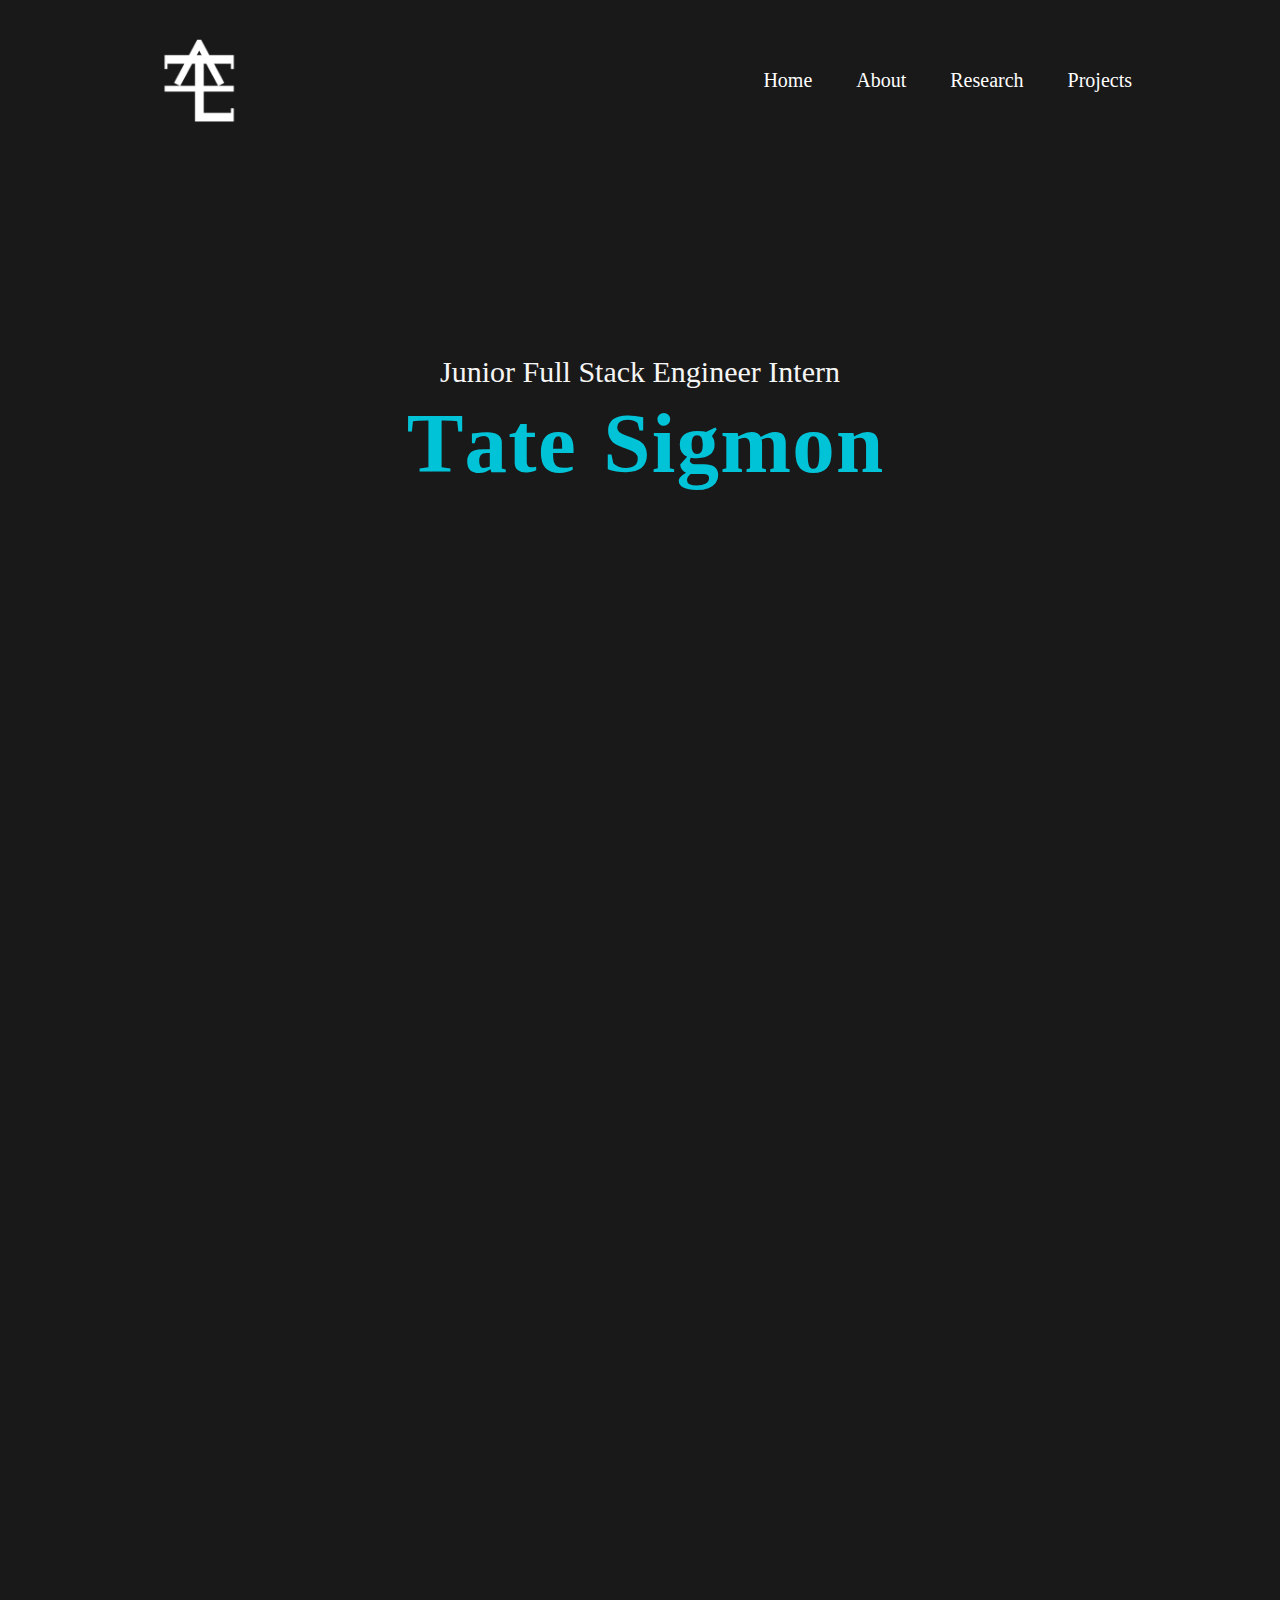
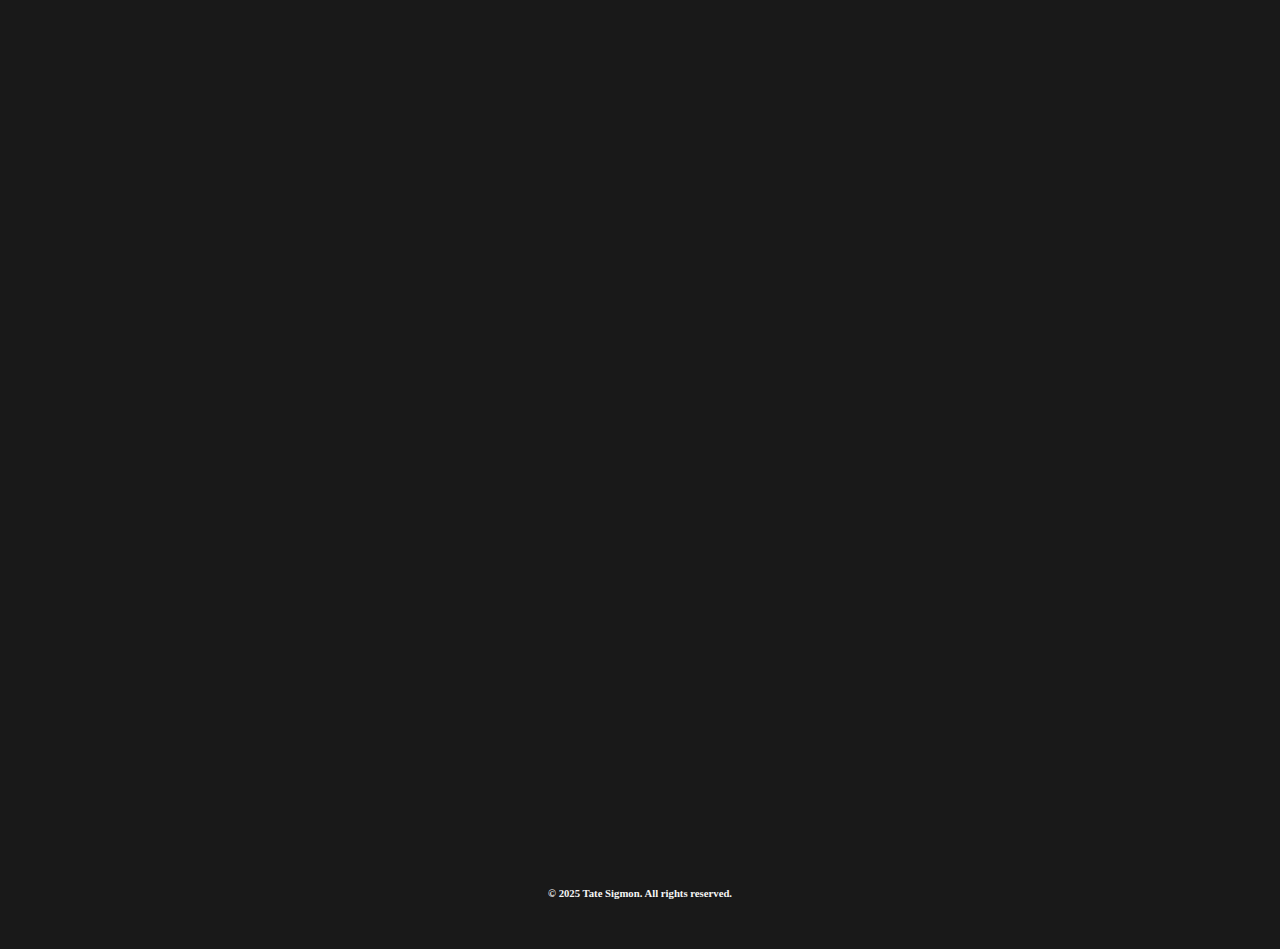
<file: index.html>
<!DOCTYPE html>

<html lang="en">
    <head>
        <link rel="stylesheet" href="stylesheet.css">
        <title>My Portfolio</title>
        
    </head>
    <body>
        <header id="header">
            <div id="container">
                <nav>
                    <img src="Images/portfoliodraftlogo.png" class="logo">
                    <ul class="menu">
                        <li><a href="#header">Home</a></li>
                        <li><a href="#about">About</a></li>
                        <li><a href="#services">Research</a></li>
                        <li><a href="#portfolio">Projects</a></li>
                    </ul>
                </nav>
                <div class="header-row">
                    <div class="header-col-1">
                        <p>Junior Full Stack Engineer Intern</p>
                        <h1>
                          <span class="letter">T</span>
                          <span class="letter">a</span>
                          <span class="letter">t</span>
                          <span class="letter">e</span>
                          <span class="space"> </span>
                          <span class="letter">S</span>
                          <span class="letter">i</span>
                          <span class="letter">g</span>
                          <span class="letter">m</span>
                          <span class="letter">o</span>
                          <span class="letter">n</span>
                        </h1>
                    </div>
                </div>

            </div>
        </header>

<!---------about----------->
        <section class="hidden">
        <div id="about">
            <div class="container">
                <div class="about-row">
                    <div class="about-col-1">
                        <div class="image-circle-wrapper">
                            <img src="Images/IMG_7740 2.JPG" class="about-col-1-image">
                        </div>
                    </div>
                    <div class="about-col-2">
                        <h1 class="sub-title">About Me</h1>
                        <p class="about-me-paragraph">My name is Tate Sigmon.
                            I had the opportunity to intern as a Junior Full Stack Engineer
                            at Power of Patients this summer.  This is a portfolio of my work.
                        </p>

                        <div class="tab-titles">
                            <p class="tab-links active-links" onclick="opentab('Education')">Education</p>
                            <p class="tab-links" onclick="opentab('Experience')">Experience</p>
                            <p class="tab-links" onclick="opentab('Skills')">Skills</p>
                        </div>
                        <div class="tab-contents active-tab" id="Education">
                            <ul>
                                <li><span>Anderson University</span><br>Bachelor of Science in Coding</li>
                                <li><span>Anderson University</span><br>Concentration in App Developement</li>
                                <li><span>Anderson University</span><br>Bachelor of Arts in Christian Studies</li>
                            </ul>
                        </div>
                        <div class="tab-contents" id="Experience">
                            <ul>
                                <li><span>Junior Full Stack Engineer Intern</span><br>
                                    <ul>
                                        <li>Supporting full stack
                                            development using JavaScript,
                                            React, Node.js, Express, and PostgreSQL, contributing to feature builds and
                                            performance improvements.</li>
                                        <li>Assisting with deployment and DevOps tasks in Azure MS Cloud and
                                            GitHub, while collaborating in an agile team
                                            on debugging, QA testing, and version control.</li>
                                    </ul>
                                </li>
                            </ul>
                        </div>
                        <div class="tab-contents" id="Skills">
                            <ul>
                                <li><span>Technical</span><br>Web Development, Mobile Development, UX/UI</li>
                                <li><span>Languages</span><br>JavaScript, HTML, CSS, Java, Swift, SQL, C</li>
                                <li><span>Programs</span><br>GitHub, React.js, Node.js, PostgreSQL, MS Azure, Figma</li>
                            </ul>
                        </div>
                    </div>

                </div>
            </div>
        </div>
        </section>
<!---------------------------------services---------------------------------------->
        <section class="hidden">
        <div id="services">
            <div class="container">
                <h1 class="sub-title">My Research</h1>
                    <div class="services-list">
                        <div>
                            <h2>Data Flow</h2>
                            <p>Reviewing and Updating Connections between User Types</p>
                            <a href="Subpages/Research.html#data-flow">Learn More</a>
                        </div>
                        <div>
                            <h2>Medical AI</h2>
                            <p>Researching Google's Newest Medical AI and Chatbot:
                                MedPalm2</p>
                            <a href="Subpages/Research.html#med-palm">Learn More</a>
                        </div>
                        <div>
                            <h2>Daily Activities</h2>
                            <p>Removing "Trigger" and Replacing with "Daily Activities"</p>
                            <a href="Subpages/Research.html#trigger">Learn More</a>
                        </div>
                    </div>
            </div>
        </div>
        </section>
<!---------------------------------portfolio--------------------------------------->
        <section class="hidden">
            <div id="portfolio">
            <div class="container">
                <h1 class="sub-title">My Projects</h1>
                <div class="work-list">
                    <div class="work">
                        <img src="Images/Reports%20on%20Computer.png" alt="Coming Soon">
                        <div class="layer">
                            <h3>Reports Page Redesign</h3>
                            <p>Updated Interface for a Patient's Reports</p>
                            <a href="Subpages/Reports-Page.html"><img src="Images/Link.png"></a>
                        </div>
                    </div>
                    <div class="work">
                        <img src="Images/ProviderPatientComputer.png" alt="Coming Soon">
                        <div class="layer">
                            <h3>Connecting to Existing Patients</h3>
                            <p>New Connection Route Between Providers and Patients</p>
                            <a href="Subpages/Provider-Patient.html"><img src="Images/Link.png"></a>
                        </div>
                    </div>
                    <div class="work">
                        <img src="Images/QAComputer.png" alt="Coming Soon">
                        <div class="layer">
                            <h3>Quality Assurance Process</h3>
                            <p>Utilization of AI in QA and Testing</p>
                            <a href="Subpages/QA.html"><img src="Images/Link.png"></a>
                        </div>
                    </div>
                </div>
            </div>
        </div>
        </section>

        <footer>
        <div class="container">
            <div class="footer-row">
                <h6>© 2025 Tate Sigmon. All rights reserved.</h6>
            </div>
        </div>
        </footer>

        <script src="script.js"></script>
    </body>
</html>
</file>
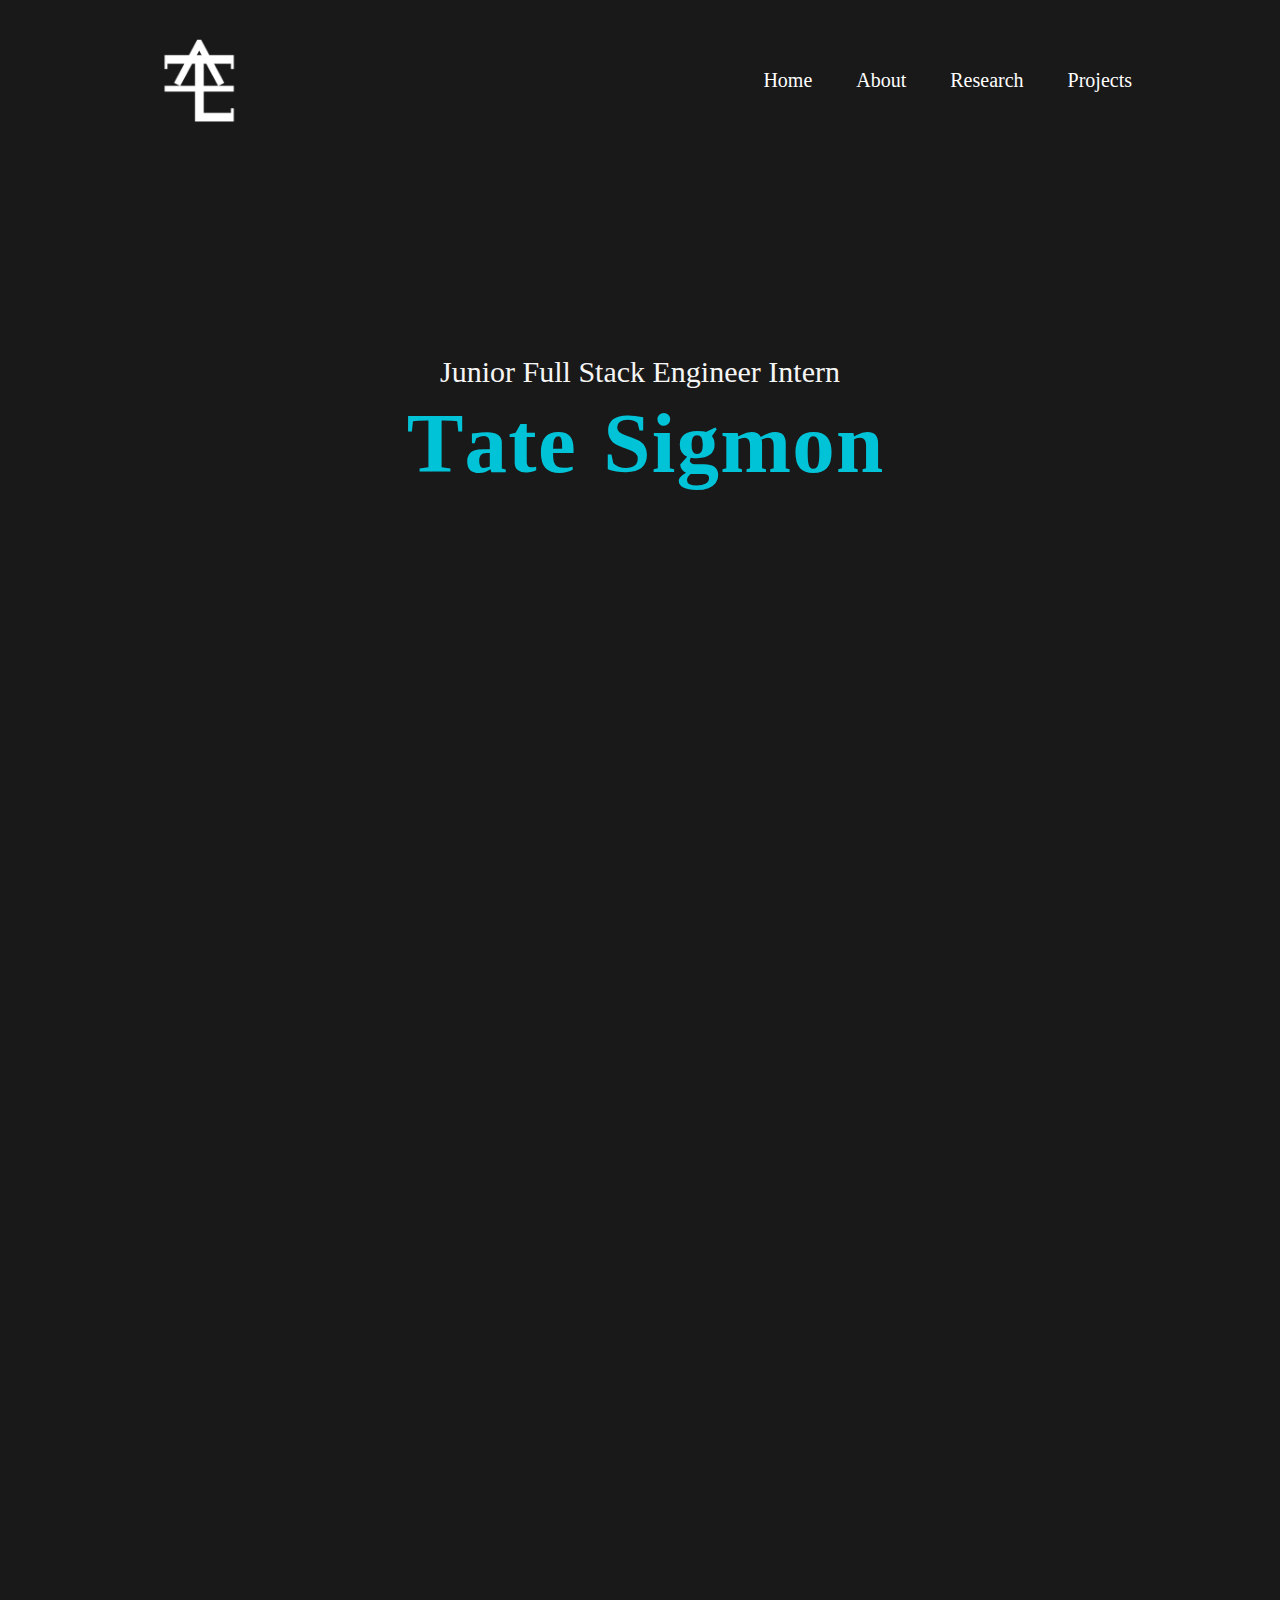
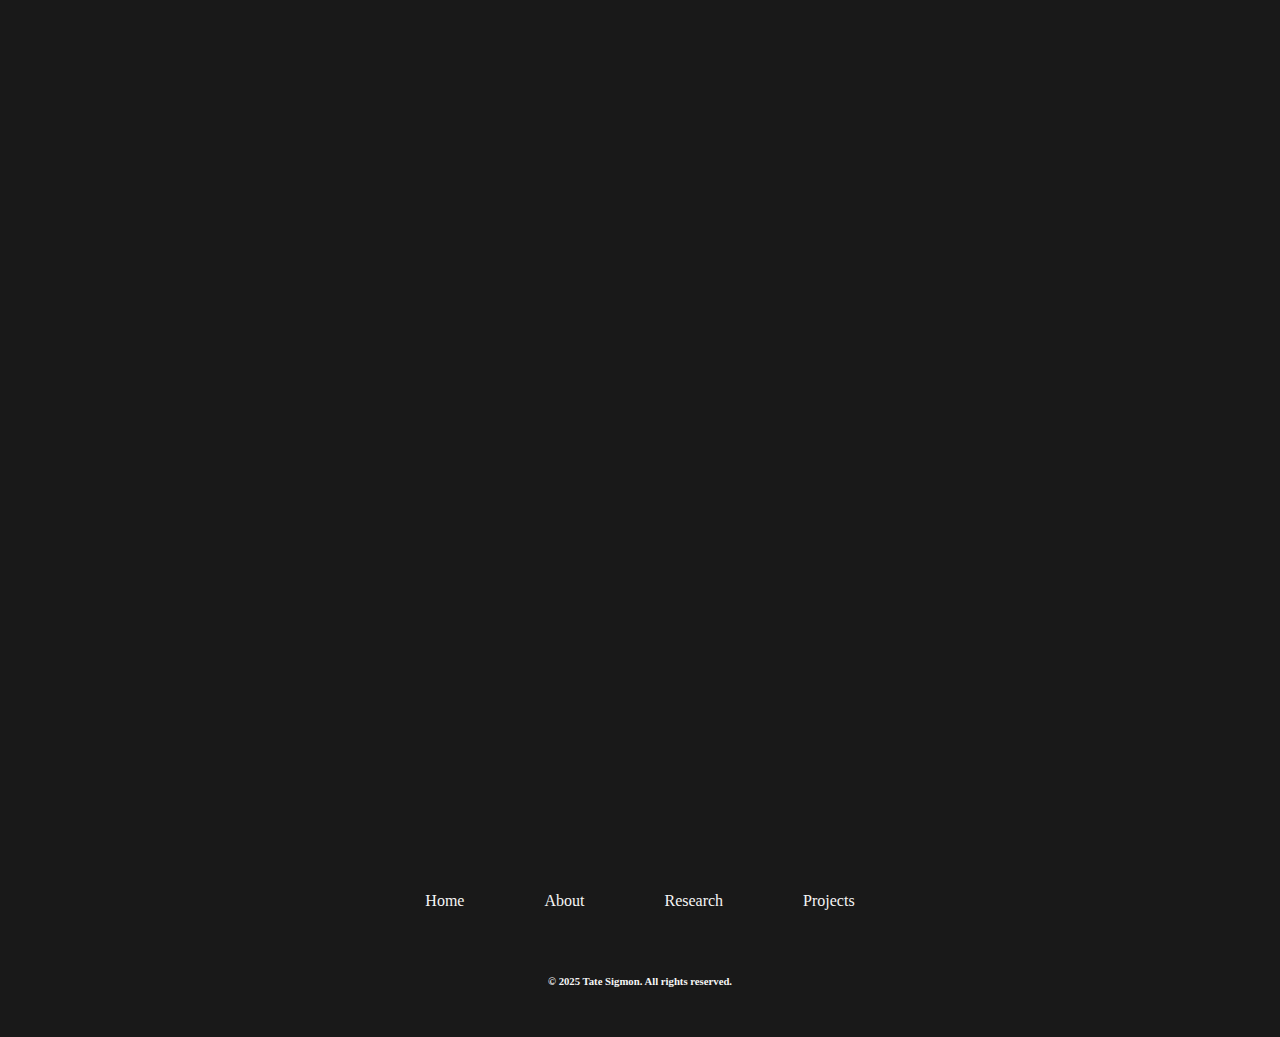
<file: Portfolio!!/index.html>
<!DOCTYPE html>

<html lang="en">
    <head>
        <link rel="stylesheet" href="stylesheet.css">
        <title>My Portfolio</title>
        
    </head>
    <body>
        <header id="header">
            <div id="container">
                <nav>
                    <img src="Images/portfoliodraftlogo.png" class="logo">
                    <ul class="menu">
                        <li><a href="#header">Home</a></li>
                        <li><a href="#about">About</a></li>
                        <li><a href="#services">Research</a></li>
                        <li><a href="#portfolio">Projects</a></li>
                    </ul>
                </nav>
                <div class="header-row">
                    <div class="header-col-1">
                        <p>Junior Full Stack Engineer Intern</p>
                        <h1>
                          <span class="letter">T</span>
                          <span class="letter">a</span>
                          <span class="letter">t</span>
                          <span class="letter">e</span>
                          <span class="space"> </span>
                          <span class="letter">S</span>
                          <span class="letter">i</span>
                          <span class="letter">g</span>
                          <span class="letter">m</span>
                          <span class="letter">o</span>
                          <span class="letter">n</span>
                        </h1>
                    </div>
                </div>

            </div>
        </header>

<!---------about----------->
        <section class="hidden">
        <div id="about">
            <div class="container">
                <div class="about-row">
                    <div class="about-col-1">
                        <div class="image-circle-wrapper">
                            <img src="Images/IMG_7740 2.JPG" class="about-col-1-image">
                        </div>
                    </div>
                    <div class="about-col-2">
                        <h1 class="sub-title">About Me</h1>
                        <p class="about-me-paragraph">My name is Tate Sigmon.
                            I had the opportunity to intern as a Junior Full Stack Engineer
                            at Power of Patients this summer.  This is a portfolio of my work.
                        </p>

                        <div class="tab-titles">
                            <p class="tab-links active-links" onclick="opentab('Education')">Education</p>
                            <p class="tab-links" onclick="opentab('Experience')">Experience</p>
                            <p class="tab-links" onclick="opentab('Skills')">Skills</p>
                        </div>
                        <div class="tab-contents active-tab" id="Education">
                            <ul>
                                <li><span>Anderson University</span><br>Bachelor of Science in Coding</li>
                                <li><span>Anderson University</span><br>Concentration in App Developement</li>
                                <li><span>Anderson University</span><br>Bachelor of Arts in Christian Studies</li>
                            </ul>
                        </div>
                        <div class="tab-contents" id="Experience">
                            <ul>
                                <li><span>Junior Full Stack Engineer Intern</span><br>
                                    <ul>
                                        <li>Supporting full stack
                                            development using JavaScript,
                                            React, Node.js, Express, and PostgreSQL, contributing to feature builds and
                                            performance improvements.</li>
                                        <li>Assisting with deployment and DevOps tasks in Azure MS Cloud and
                                            GitHub, while collaborating in an agile team
                                            on debugging, QA testing, and version control.</li>
                                    </ul>
                                </li>
                            </ul>
                        </div>
                        <div class="tab-contents" id="Skills">
                            <ul>
                                <li><span>Technical</span><br>Web Development, Mobile Development, UX/UI</li>
                                <li><span>Languages</span><br>JavaScript, HTML, CSS, Java, Swift, SQL, C</li>
                                <li><span>Programs</span><br>GitHub, React.js, Node.js, PostgreSQL, MS Azure, Figma</li>
                            </ul>
                        </div>
                    </div>

                </div>
            </div>
        </div>
        </section>
<!---------------------------------services---------------------------------------->
        <section class="hidden">
        <div id="services">
            <div class="container">
                <h1 class="sub-title">My Research</h1>
                    <div class="services-list">
                        <div>
                            <h2>Data Flow</h2>
                            <p>Reviewing and Updating Connections between User Types</p>
                            <a href="Subpages/Research.html#data-flow">Learn More</a>
                        </div>
                        <div>
                            <h2>Medical AI</h2>
                            <p>Researching Google's Newest Medical AI and Chatbot:
                                MedPalm2</p>
                            <a href="Subpages/Research.html#med-palm">Learn More</a>
                        </div>
                        <div>
                            <h2>Daily Activities</h2>
                            <p>Removing "Trigger" and Replacing with "Daily Activities"</p>
                            <a href="Subpages/Research.html#trigger">Learn More</a>
                        </div>
                    </div>
            </div>
        </div>
        </section>
<!---------------------------------portfolio--------------------------------------->
        <section class="hidden">
            <div id="portfolio">
            <div class="container">
                <h1 class="sub-title">My Projects</h1>
                <div class="work-list">
                    <div class="work">
                        <img src="Images/Reports%20on%20Computer.png" alt="Coming Soon">
                        <div class="layer">
                            <h3>Reports Page Redesign</h3>
                            <p>Updated Interface for a Patient's Reports</p>
                            <a href="Subpages/Reports-Page.html"><img src="Images/Link.png"></a>
                        </div>
                    </div>
                    <div class="work">
                        <img src="Images/ProviderPatientComputer.png" alt="Coming Soon">
                        <div class="layer">
                            <h3>Connecting to Existing Patients</h3>
                            <p>New Connection Route Between Providers and Patients</p>
                            <a href="Subpages/Provider-Patient.html"><img src="Images/Link.png"></a>
                        </div>
                    </div>
                    <div class="work">
                        <img src="Images/QAComputer.png" alt="Coming Soon">
                        <div class="layer">
                            <h3>Quality Assurance Process</h3>
                            <p>Utilization of AI in QA and Testing</p>
                            <a href="Subpages/QA.html"><img src="Images/Link.png"></a>
                        </div>
                    </div>
                </div>
            </div>
        </div>
        </section>

        <footer>
        <div class="container">
            <div id="contact"></div>
            <nav class="footer-nav">
                <ul>
                    <li><a href="#header">Home</a></li>
                        <li><a href="#about">About</a></li>
                        <li><a href="#services">Research</a></li>
                        <li><a href="#portfolio">Projects</a></li>
                </ul>
            </nav>
        </div>
        <div class="container">
            <div class="footer-row">
                <h6>© 2025 Tate Sigmon. All rights reserved.</h6>
            </div>
        </div>
        </footer>

        <script src="script.js"></script>
    </body>
</html>
</file>
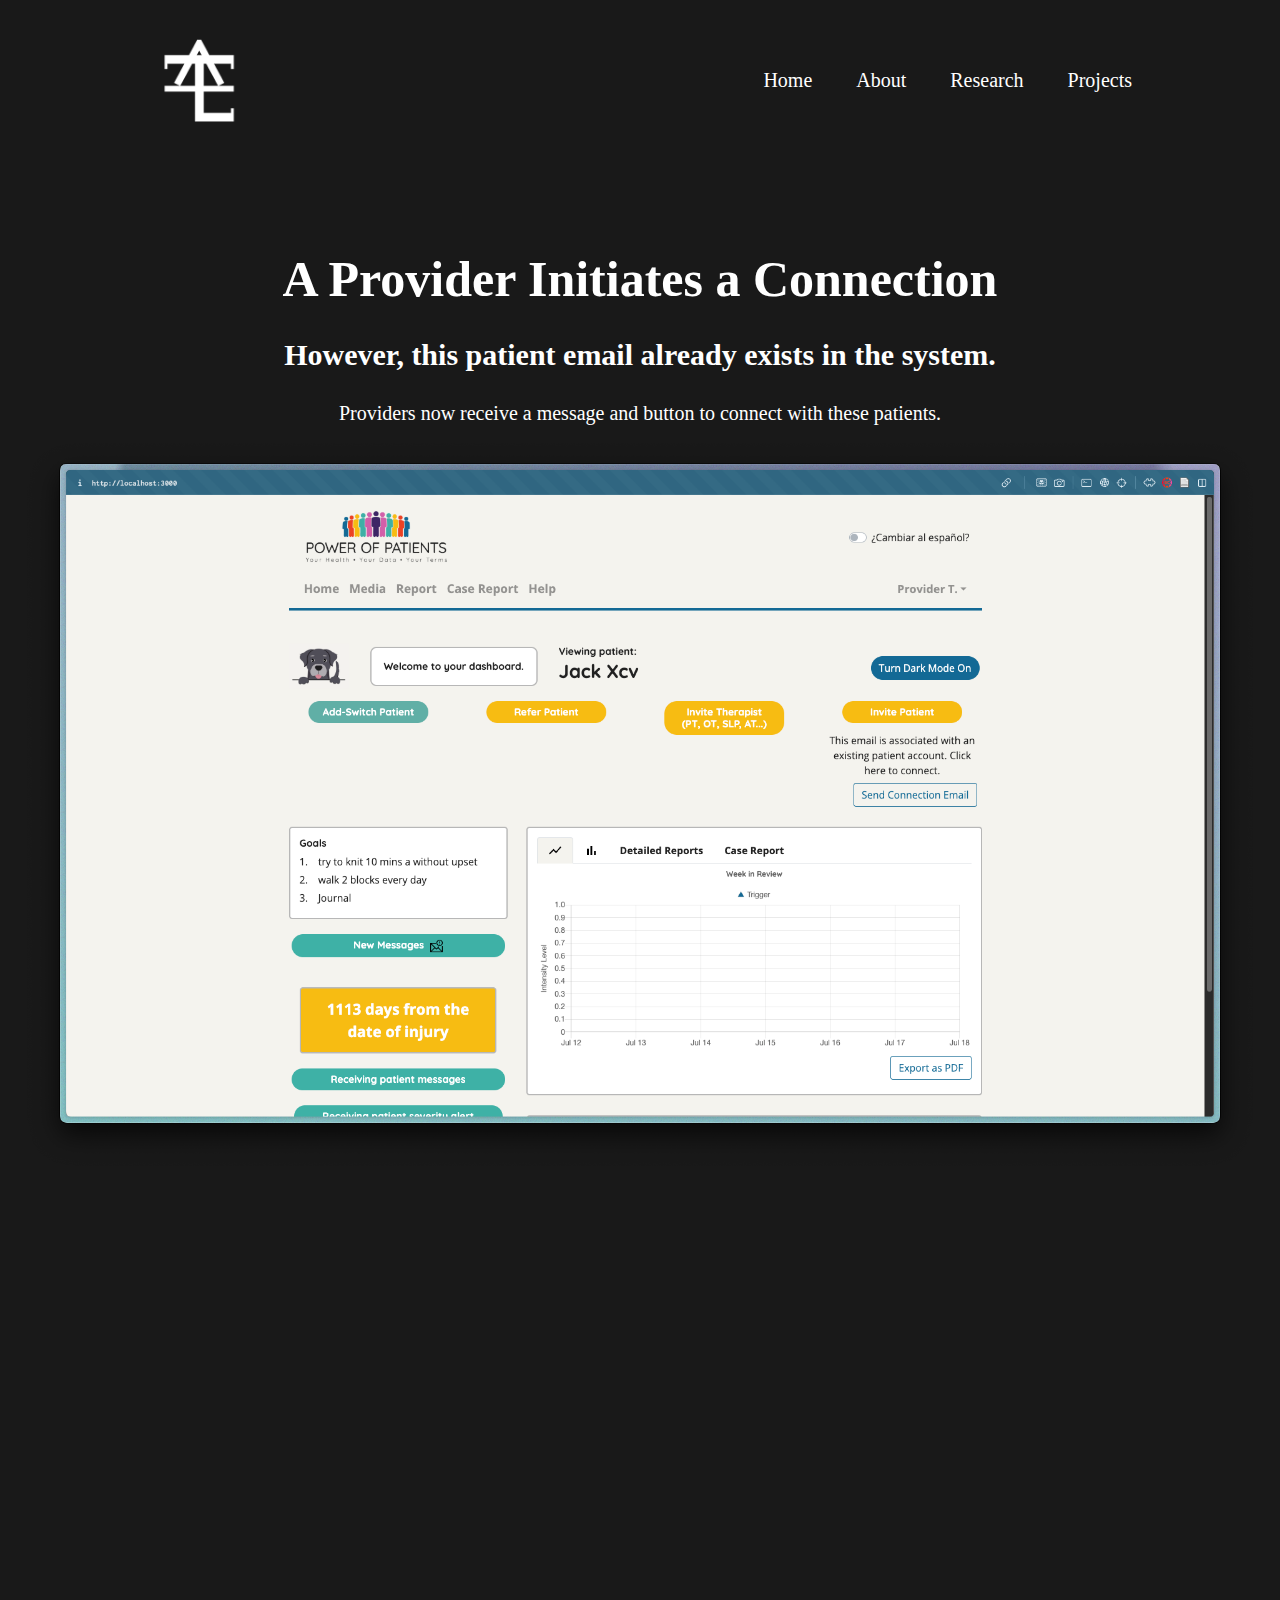
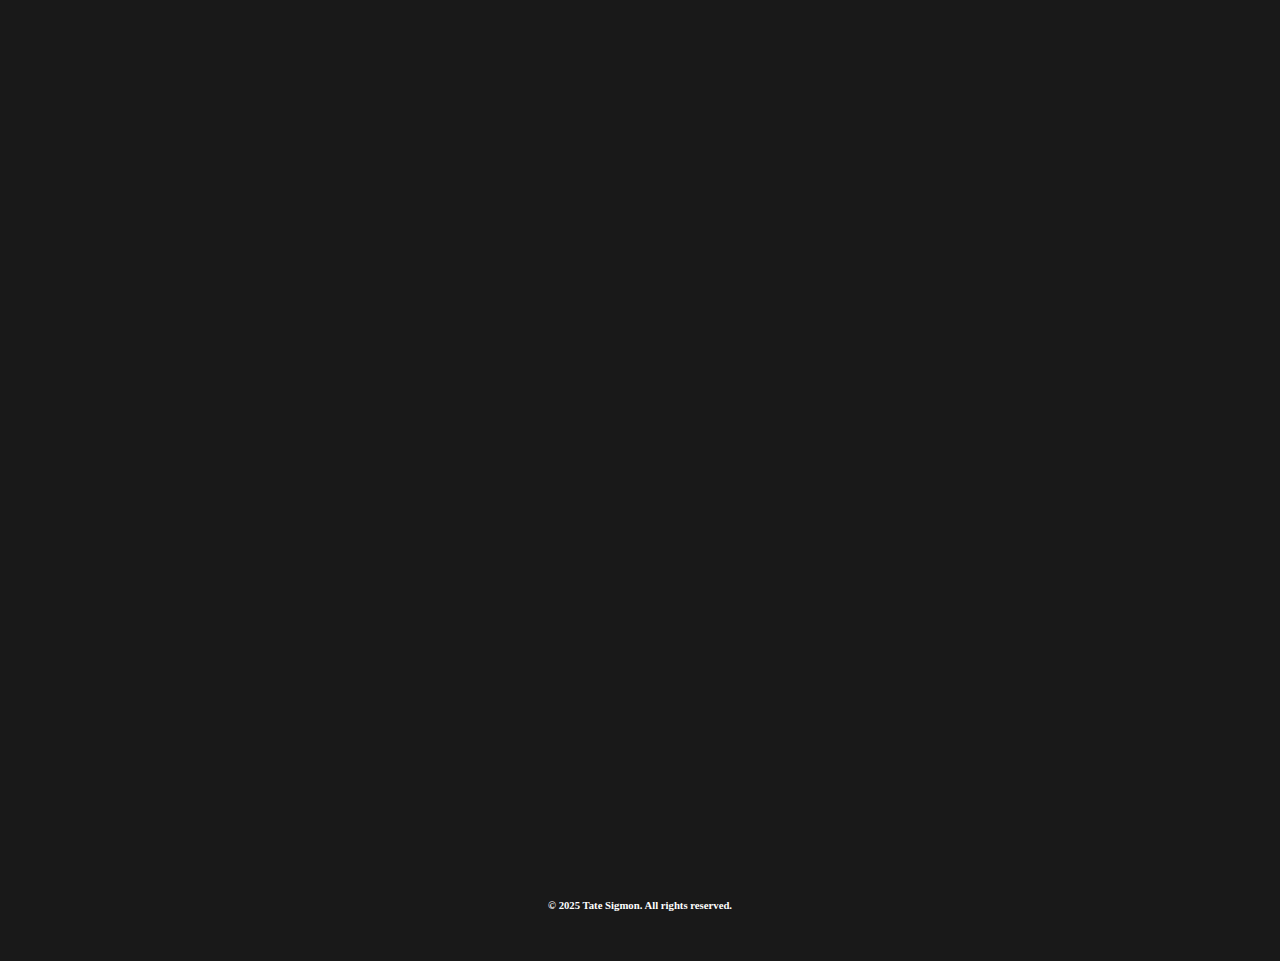
<file: Subpages/Provider-Patient.html>
<!DOCTYPE html>
<html lang="en">
    <head>
        <meta charset="UTF-8" />
        <title>Providers and Existing Patients</title>
        <link rel="stylesheet" href="../Subpages/Provider-Patient.css">
    </head>
    <body>
        <div class="container">
            <nav>
                <img src="/../Images/portfoliodraftlogo.png" class="logo">
                <ul class="menu">
                    <li><a href="../index.html#header">Home</a></li>
                    <li><a href="../index.html#about">About</a></li>
                    <li><a href="../index.html#services">Research</a></li>
                    <li><a href="../index.html#portfolio">Projects</a></li>
                </ul>
            </nav>
            <!-- Main -->
            <section class="hidden">
            <div class="grid-container-first">
                <div class="main-col-first">
                    <h1>A Provider Initiates a Connection</h1>
                    <h3>However, this patient email already exists
                    in the system.</h3>
                    <p>Providers now receive a message and button to connect
                    with these patients.</p>
                    <img src="../Images/Provider%20Inviting%20Patient/Send-Connection_Email.png">
                </div>
            </div>
            </section>
            <section class="hidden">
            <div class="grid-container">
                <div class="main-col">
                    <h1>A Connection Email is Sent</h1>
                    <h3>The Provider will receive a message onscreen that
                    an email has been sent to the Existing Patient.</h3>
                    <p>The patient now has the opportunity to accept the
                    invitation and create a connection.</p>
                </div>
                <div class="main-col">
                    <img src="../Images/Provider%20Inviting%20Patient/Connection-Email-Sent.png">
                </div>
            </div>
            </section>
            <section class="hidden">
            <div class="grid-container">
                <div class="main-col">
                    <img src="../Images/Provider%20Inviting%20Patient/Connection-Email.png">
                </div>
                <div class="main-col">
                    <h1>The Patient Clicks on the Email Link</h1>
                    <h3>They are redirected to a page that verifies the
                    Provider's invite, the Patient's token, and more.</h3>
                    <p>If all is correct, the final screen is rendered.</p>
                </div>
            </div>
            </section>
            <section class="hidden">
            <div class="grid-container-last">
                <div class="main-col-last">
                    <img src="../Images/Provider%20Inviting%20Patient/Connection-Confirmation.png">
                    <h1>Provider and Patient are Connected</h1>
                    <p>Once a patient confirms, a connection is created
                    in the database, and the Provider has access to the
                    Existing Patient's information.</p>
                </div>
            </div>
            </section>
            <section class="hidden">
            <div class="grid-container">
                <div class="main-col">
                    <img src="../Images/Provider%20Inviting%20Patient/FrontEndCode.png">
                    <h1 class="code-title">Front End Code</h1>
                    <p class="code-status">+239 Lines, -15 Lines, 5 Files Changed</p>
                </div>
                <div class="main-col">
                    <img src="../Images/Provider%20Inviting%20Patient/BackEndCode.png">
                    <h1 class="code-title">Server Code</h1>
                    <p class="code-status">+ 173 Lines, 2 Files Changed</p>
                </div>
            </div>
            </section>
        </div>

        <footer>
        <div class="container">
            <div class="footer-row">
                <h6>© 2025 Tate Sigmon. All rights reserved.</h6>
            </div>
        </div>
        </footer>

        <script src="../script.js"></script>
    </body>
</html>
</file>
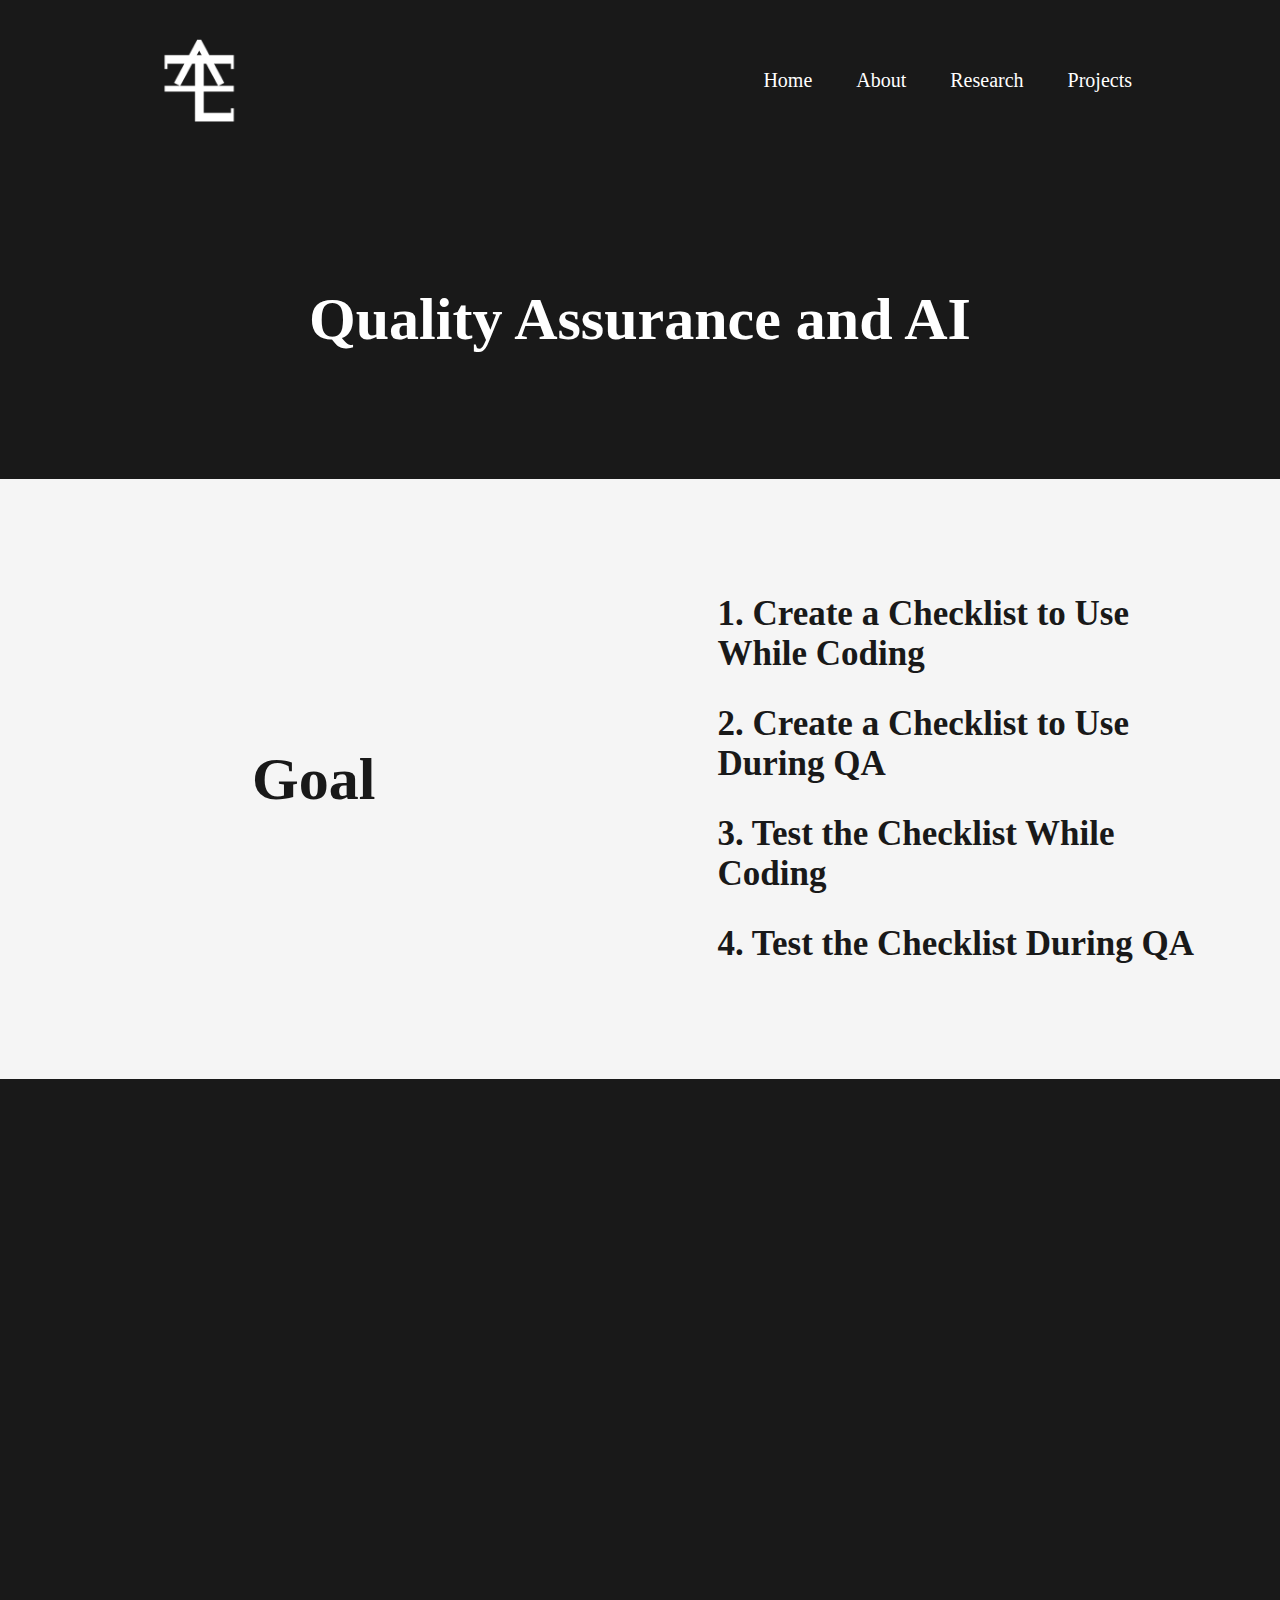
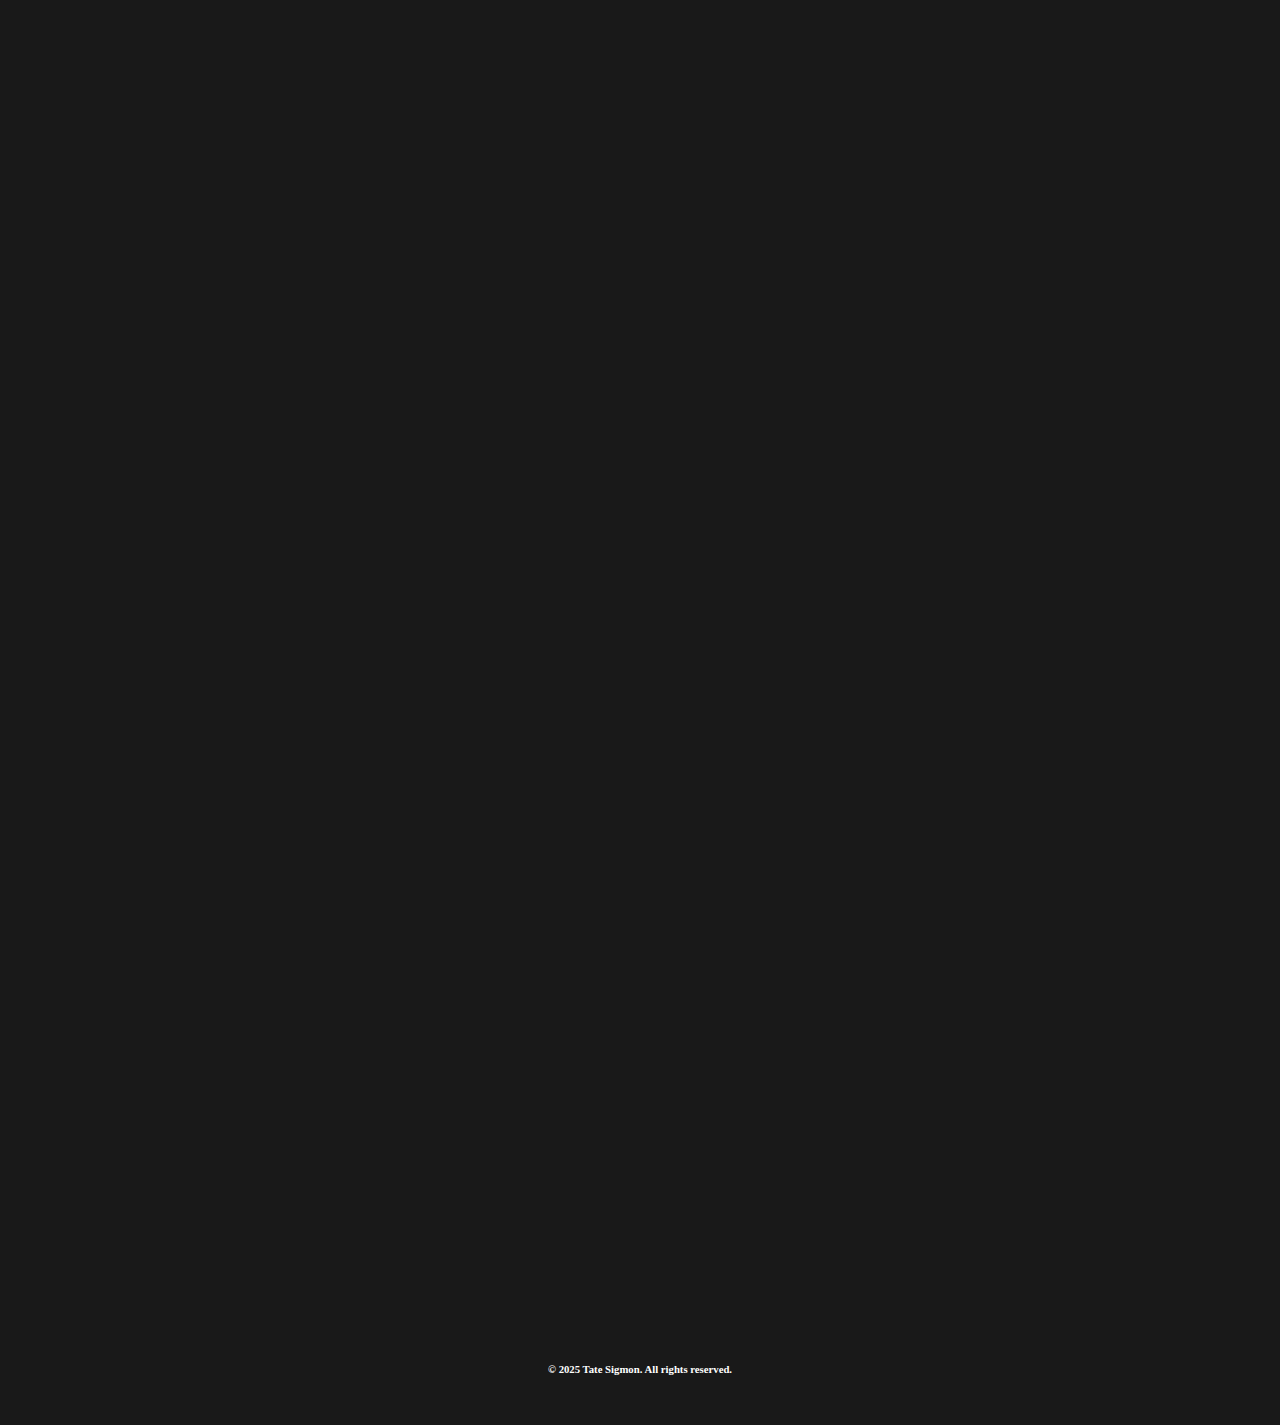
<file: Subpages/QA.html>
<!DOCTYPE html>

<html lang="en">
    <head>
        <link rel="stylesheet" href="../Subpages/QA.css">
        <title>QA</title>

    </head>
    <body>
        <header id="header">
            <nav>
                <img src="../Images/portfoliodraftlogo.png" class="logo">
                <ul class="menu">
                    <li><a href="../index.html#header">Home</a></li>
                    <li><a href="../index.html#about">About</a></li>
                    <li><a href="../index.html#services">Research</a></li>
                    <li><a href="../index.html#portfolio">Projects</a></li>
                </ul>
            </nav>
        </header>
        <div class="container">
            <section class="hidden">
            <div class="grid-container-first">
                <div class="main-col-first">
                    <h1 style="text-align: center; padding: 75px;">Quality Assurance and AI</h1>
                </div>
            </div>
            </section>
            <section class="hidden">
            <div class="grid-container-title">
                <div class="main-col-title">
                    <h1 style="text-align: center">Goal</h1>
                </div>
                <div class="main-col-title">
                    <h3>1. Create a Checklist to Use While Coding</h3>
                    <h3>2. Create a Checklist to Use During QA</h3>
                    <h3>3. Test the Checklist While Coding</h3>
                    <h3>4. Test the Checklist During QA</h3>
                </div>
            </div>
            </section>
            <section class="hidden">
            <div class="grid-container-first">
                <div class="main-col-first">
                    <h1>Coding Checklist</h1>
                </div>
            </div>
            </section>
            <section class="hidden">
            <div class="grid-container" style="background-color: rgb(25, 25, 25)">
                <div class="main-col">
                    <p style="color: rgb(245, 245, 245)">I'm working on a new feature.
                    Please analyze the code in this file with the following checks to
                    ensure consistency, maintainability, and adherence to project standards:</p>
                    <p style="color: rgb(245, 245, 245)"><span>Naming conventions:</span> Are all new variables,
                    functions, and class names consistent with existing naming patterns across this
                    repository (e.g., camelCase, snake_case, PascalCase)?</p>
                    <p style="color: rgb(245, 245, 245)"><span>Logic duplication:</span> Are there any repeated
                    blocks or algorithms that already exist elsewhere in the codebase
                    (including known utility functions or modules)?</p>
                </div>
                <div class="main-col">
                    <p style="color: rgb(245, 245, 245)"><span>Structural consistency:</span> Does the code
                    follow architectural patterns used in similar modules (e.g.,
                    standardized error handling, consistent import formatting, logging practices)?</p>
                    <p style="color: rgb(245, 245, 245)"><span>Reusability:</span> Are there opportunities to refactor
                    code by using existing utilities, services, or helpers? Highlight specific function
                    names or files.</p>
                    <p style="color: rgb(245, 245, 245)"><span>Readability and maintainability:</span> Are control structures,
                    abstractions, and comments clear and aligned with the team’s coding style? Please suggest
                    simplifications or alternative constructs where appropriate.</p>
                </div>
            </div>
            </section>
            <section class="hidden">
            <div class="grid-container-first">
                <div class="main-col-first">
                    <p style="font-style: italic">Include line numbers and reference comparable functions or
                    files where patterns are broken or could be optimized.</p>
                </div>
            </div>
            </section>
            <section class="hidden">
            <div class="grid-container-last">
                <div class="main-col-last">
                    <h1>QA Checklist</h1>
                </div>
            </div>
            </section>
            <section class="hidden">
            <div class="grid-container">
                <div class="main-col">
                    <p>Please perform a detailed review of this pull request with attention
                    to consistency, reuse, and design integrity across the codebase:</p>
                    <p><span>Naming validation:</span> Do newly introduced variables, functions,
                    and classes conform to existing naming conventions and semantic clarity?</p>
                    <p><span>Code reuse:</span> Is there any redundant logic that should be replaced with
                    existing utilities, modules, or shared components?</p>
                </div>
                <div class="main-col">
                    <p><span>Import and module structure:</span> Are there inconsistencies in import style
                    or module architecture compared to established conventions?</p>
                    <p><span>Opportunity for abstraction:</span> Identify any repeated logic
                    or structures that could be abstracted for future reusability.</p>
                    <p><span>Simplification opportunities:</span> Suggest improvements in readability
                    or architectural clarity (e.g., replacing nested conditionals with
                    guard clauses, reducing cognitive complexity).</p>
                </div>
            </div>
            </section>
            <section class="hidden">
            <div class="grid-container-last">
                <div class="main-col-last">
                    <p style="font-style: italic">Where applicable, reference specific filenames, function names,
                    or code blocks that require attention or merit commendation.</p>
                </div>
            </div>
            </section>
        </div>

        <footer>
        <div class="container">
            <div class="footer-row">
                <h6>© 2025 Tate Sigmon. All rights reserved.</h6>
            </div>
        </div>
        </footer>

        <script src="../script.js"></script>
    </body>
</html>
</file>
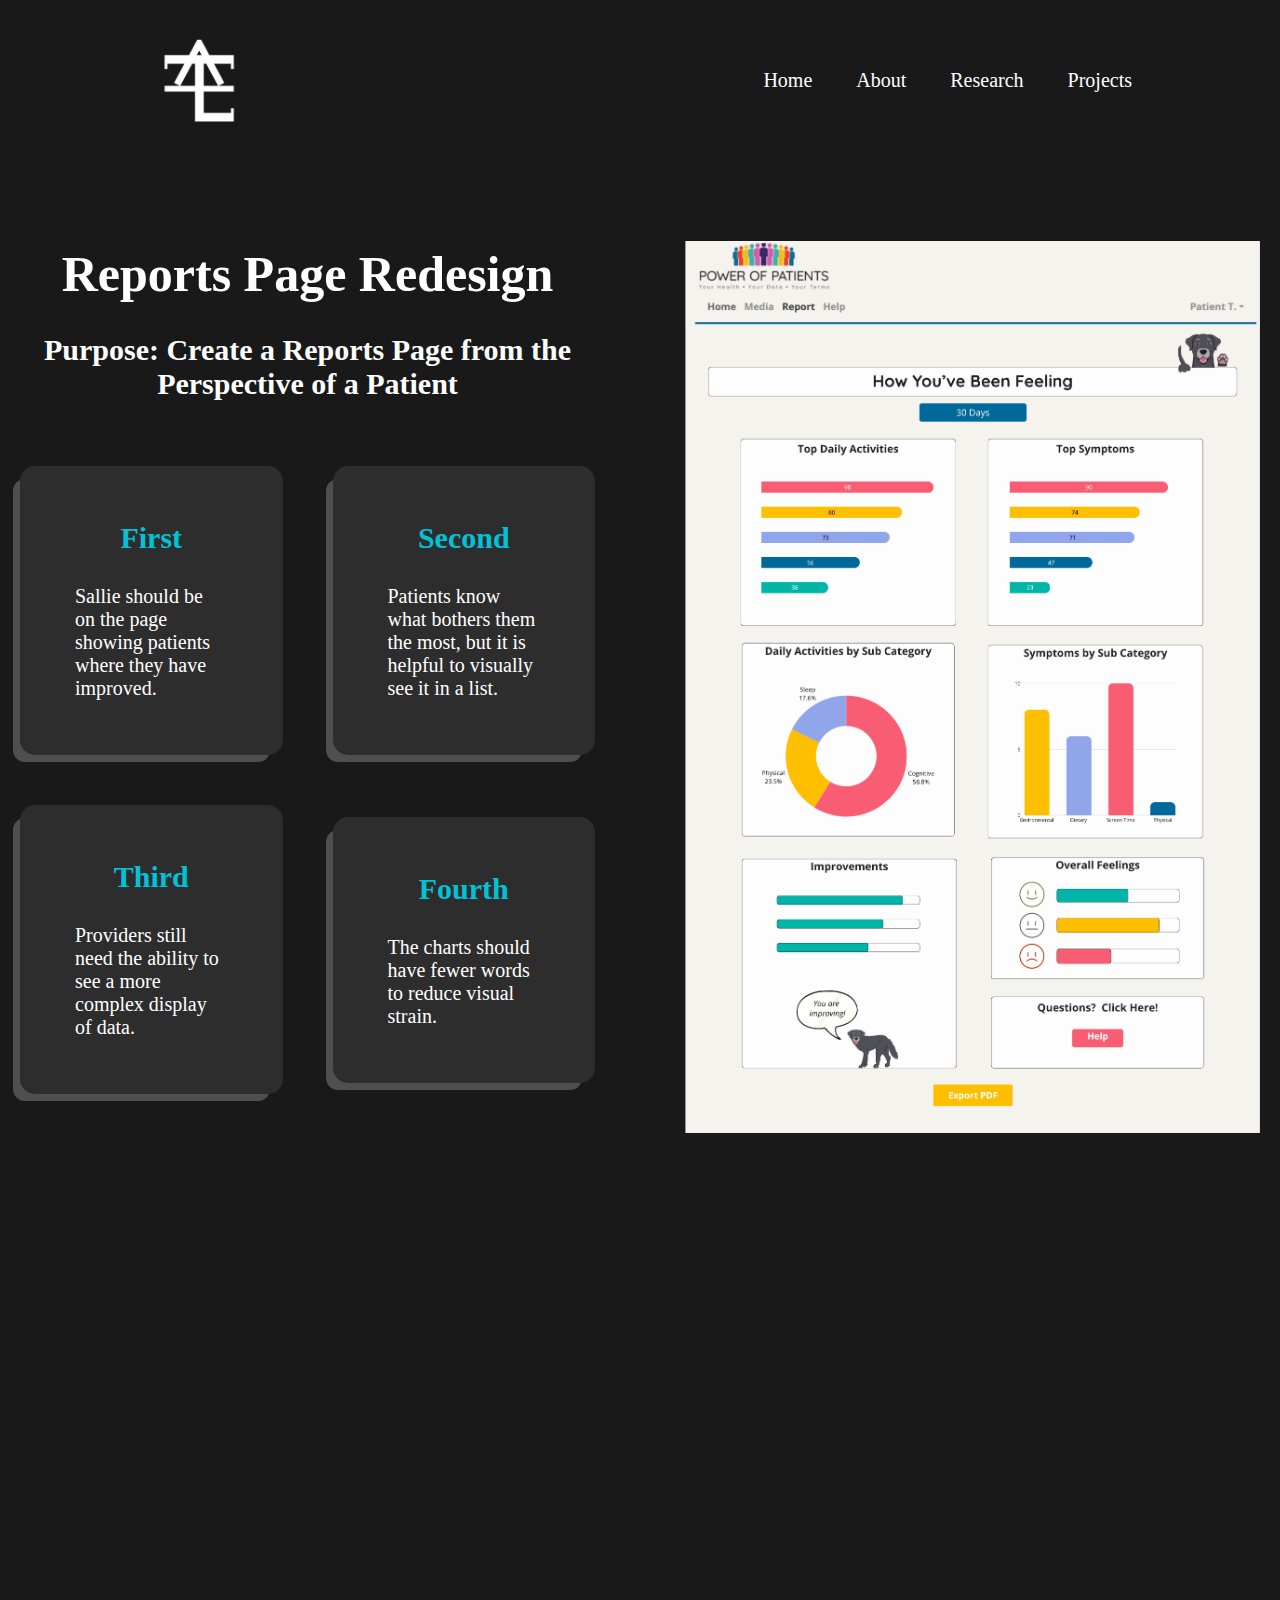
<file: Subpages/Reports-Page.html>
<!DOCTYPE html>
<html lang="en">
    <head>
        <meta charset="UTF-8" />
        <title>Reports Redesign</title>
        <link rel="stylesheet" href="../Subpages/Reports-Page.css">
    </head>
    <body>
        <div class="container">
            <nav>
                <img src="../Images/portfoliodraftlogo.png" class="logo">
                <ul class="menu">
                    <li><a href="../index.html#header">Home</a></li>
                    <li><a href="../index.html#about">About</a></li>
                    <li><a href="../index.html#services">Research</a></li>
                    <li><a href="../index.html#portfolio">Projects</a></li>
                </ul>
            </nav>
            <section class="hidden">
            <div class="grid-container">
                <div class="main-col">
                    <h1 style="text-align: center">Reports Page Redesign</h1>
                    <h3 style="text-align: center">Purpose: Create a Reports Page from the Perspective
                    of a Patient</h3>
                    <div class="grid-container">
                    <div class="info-box">
                        <h3 style="text-align: center; color: rgb(0, 195, 215)">First</h3>
                        <p>Sallie should be on the page showing patients where they have improved.</p>
                    </div>
                    <div class="info-box">
                         <h3 style="text-align: center; color: rgb(0, 195, 215)">Second</h3>
                        <p> Patients know what bothers them the most,
                        but it is helpful to visually see it in a list.</p>
                    </div>
                    <div class="info-box">
                        <h3 style="text-align: center; color: rgb(0, 195, 215)">Third</h3>
                        <p>Providers still need the ability to see a more complex 
                        display of data.</p>
                    </div>
                    <div class="info-box">
                        <h3 style="text-align: center; color: rgb(0, 195, 215)">Fourth</h3>
                        <p>The charts should have fewer words to reduce visual strain.</p>
                    </div>
                    </div>
                </div>
                <div class="main-col">
                    <img src="../Images/Reports%20Redesign.png" class="report-ss">
                </div>

                </div>
            </section>
            <section class="hidden">
            <div class="grid-container-first">
                <div class="main-col-first">
                    <h1>Final Draft (Version 1.0)</h1>
                </div>
            <div class="grid-container-first"><div class="main-col-first"><h3 style="text-align: center">Provider Page</h3></div></div>
            <div class="grid-container" style="background-color: rgb(245, 245, 245); padding: 0;">
                
                <div class="main-col">
                    <img src="../Images/Provider%20Report%20Page%201.png">
                </div>  
                <div class="main-col">
                    <img src="../Images/Provider%20Report%20Page%202.png">
                </div>  
            </div>
            <div class="grid-container-first"><div class="main-col-first"><h3 style="text-align: center">Patient Page</h3></div></div>
            <div class="grid-container" style="background-color: rgb(245, 245, 245); padding: 0 0 50px;">
                <div class="main-col">
                    <img src="../Images/Patient%20Report%20Page%201.png">
                </div>  
                <div class="main-col">
                    <img src="../Images/Patient%20Report%20Page%202.png">
                </div>  
            </div>
            </div>
            </section>
            <section class="hidden">
            <div class="grid-container">
                <div class="main-col">
                    <h1>Code</h1>
                    <h3>+211 Lines, -218 Lines, 5 Files Changed</h3>
                </div>
                <div class="main-col">
                    <img src="../Images/Reports%20Redesign%20Code.png">
                </div>
            </div>
            </section>
        </div>

        <footer>
        <div class="container">
            <div class="footer-row">
                <h6>© 2025 Tate Sigmon. All rights reserved.</h6>
            </div>
        </div>
        </footer>

        <script src="../script.js"></script>
    </body>
</html>
</file>
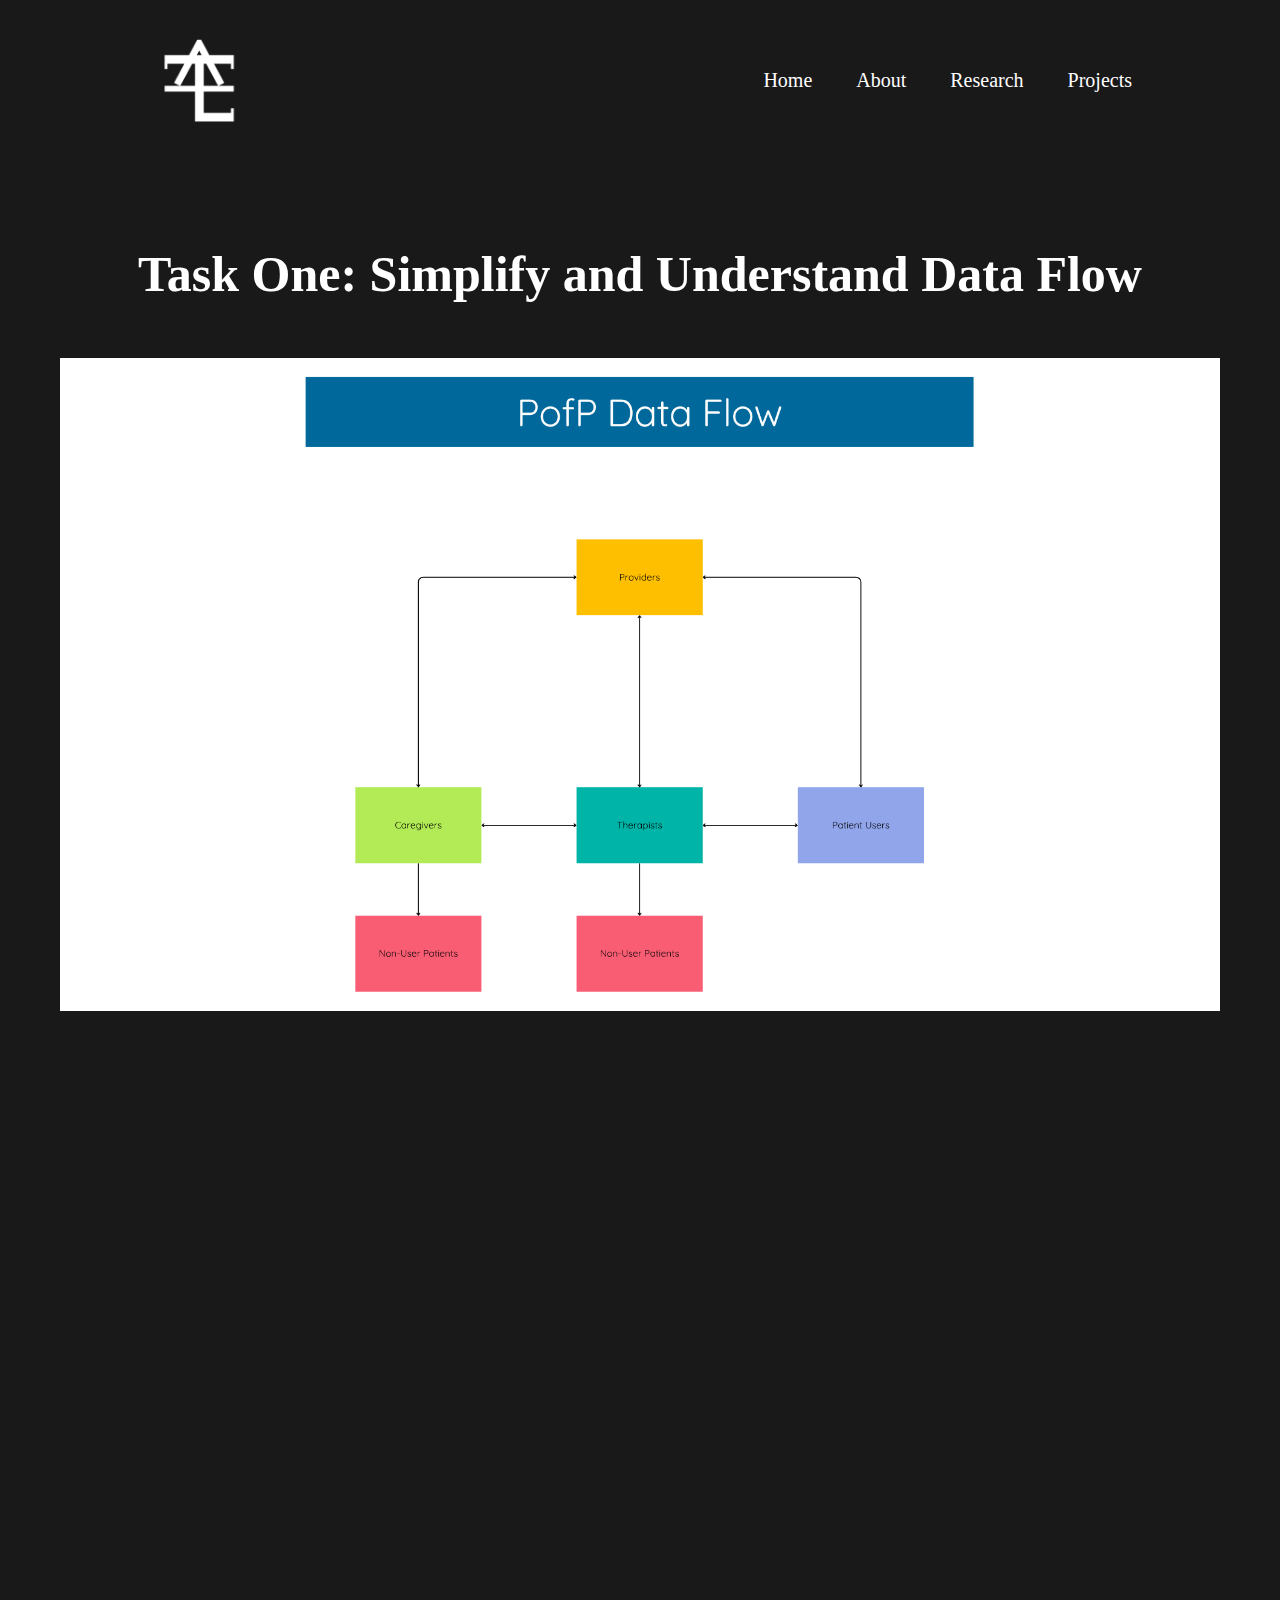
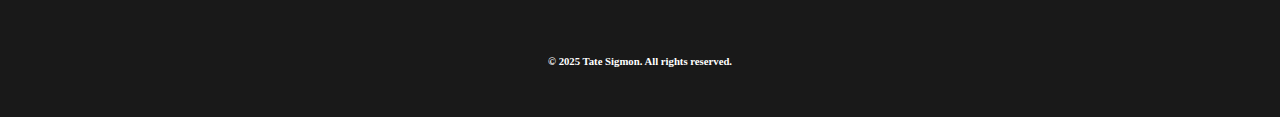
<file: Subpages/Research.html>
<!DOCTYPE html>
<html lang="en">
    <head>
        <meta charset="UTF-8" />
        <title>Research</title>
        <link rel="stylesheet" href="../Subpages/Research.css">
    </head>
    <body>
        <div class="container">
            <nav>
                <img src="../Images/portfoliodraftlogo.png" class="logo">
                <ul class="menu">
                    <li><a href="../index.html#header">Home</a></li>
                    <li><a href="../index.html#about">About</a></li>
                    <li><a href="../index.html#services">Research</a></li>
                    <li><a href="../index.html#portfolio">Projects</a></li>
                </ul>
            </nav>
            <section class="hidden">
            <div id="data-flow" class="grid-container-first">
                <div class="main-col-first">
                    <h1 >Task One: Simplify and Understand Data Flow</h1>
                </div>
                <div class="main-col-first">
                    <img src="../Images/Data%20Flow/Data%20Flow%20Chart%20Draft%20(1).png" style="padding: 0 40px">
                </div>
            </div>
            </section>
            <section class="hidden">
            <div class="grid-container">
                <div class="main-col">
                    <h1>Change</h1>
                    <h3>Only allow Therapists to message Providers.</h3>
                    <p><span>Current Logic:</span> Messaging permission checks are implemented
                    in middleware.js. Right now, providers and caregivers can message each
                    other if they share a patient. User roles are determined using
                    the user_type field in the user_info table.</p>
                </div>
                <div class="main-col">
                    <h1>Implementation</h1>
                    <p><span>New Logic:</span> Update the sendMessageCheck2 middleware so that only
                    user_type = 'Therapist' can send messages to user_type = 'provider'.
                    Explicitly reject messages from user_type = 'patient' to user_type = 'provider'.</p>
                    <p><span>Drop Down Menu:</span> When generating the recipient list for a patient,
                    filter out user_type = 'provider'. Only include connected user_type = 'Therapist'.</p>
                </div>
            </div>
            </section>
            <div class="grid-container-last"></div>
            <section class="hidden">
            <div id="med-palm" class="grid-container-first">
                <div class="main-col-first">
                    <h1 >Task Two: Research Google Med-Palm 2</h1>
                </div>
                <div class="main-col-first">
                    <img src="../Images/Data%20Flow/Palm-2.jpg" style="padding: 0 40px">
                </div>
            </div>
            </section>
            <section class="hidden">
            <div class="grid-container">
                <div class="main-col">
                    <h1>Summary</h1>
                    <p>Med-PaLM is a large language model developed by Google Research,
                    specifically designed to provide high-quality answers to medical questions.
                    The second version, Med-PaLM 2, is part of the MedLM family of foundation
                    models fine-tuned for the healthcare industry and is available to Google
                    Cloud customers for exploring a range of applications, from basic tasks
                    to complex workflows.</p>
                    <p>Med-PaLM 2 has demonstrated significant advancements in medical
                    question answering. It achieved an accuracy of 86.5% on the MedQA
                    medical exam benchmark, surpassing the expert-level performance threshold.
                    Additionally, it was the first AI system to reach a passing score on the
                    MedMCQA dataset, which comprises Indian AIIMS and NEET medical examination
                    questions, scoring 72.3%.</p>
                    <p>Google emphasizes the importance of safety, equity, and bias considerations
                    in the development and deployment of Med-PaLM 2. The model has been evaluated
                    against multiple criteria, including scientific consensus, medical reasoning,
                    knowledge recall, bias, and likelihood of possible harm, with assessments
                    conducted by clinicians and non-clinicians from diverse backgrounds.</p>
                </div>
                <div class="main-col">
                    <h1>Implementation</h1>
                    <p><span>Clinical Decision Support:</span> Med-PaLM 2 can provide clinicians with real-time
                    insights, suggesting potential diagnoses, treatments, and relevant medical
                    literature based on patient data.</p>
                    <p><span>Medical Question Answering:</span> Healthcare professionals can use Med-PaLM 2
                    to quickly find answers to complex medical questions, accessing the latest
                    research and evidence-based practices.</p>
                    <p><span>Patient Interaction:</span> Med-PaLM 2 can be integrated into patient portals
                    and telehealth platforms, providing patients with personalized information
                    about their conditions and treatment plans.</p>
                    <p><span>Cloud-Based API:</span> Med-PaLM 2 is typically accessed as a cloud-based
                    service through an API, allowing developers to integrate it into various
                    applications and platforms.</p>
                    <p><span>Client Libraries:</span> Google provides client libraries in different
                    programming languages to facilitate integration with Med-PaLM 2.</p>
                </div>
            </div>
            </section>
            <div class="grid-container-last"></div>
            <section class="hidden">
            <div id="trigger" class="grid-container-first">
                <div class="main-col-first">
                    <h1 >Task Three: Triggers to Daily Activites</h1>
                </div>
                <div class="main-col-first">
                    <img src="../Images/Data%20Flow/Triggers.png">
                </div>
            </div>
            </section>
            <section class="hidden">
            <div class="grid-container">
                <div class="main-col">
                    <h1>Goal</h1>
                    <h3>Utilize Github or Visual Studio Code Copilot to update code efficiently.</h3>
                    <p>This was the first test of using AI to edit and fix code.</p>
                </div>
                <div class="main-col">
                    <h1>Result</h1>
                    <h3>Visual Studio Code Copilot quickly replaced "Triggers" with
                    "Daily Activities"</h3>
                    <p>This allowed for the QA Checklist Brainstorm to continue.</p>
                </div>
            </div>
            </section>
        </div>

        <footer>
        <div class="container">
            <div class="footer-row">
                <h6>© 2025 Tate Sigmon. All rights reserved.</h6>
            </div>
        </div>
        </footer>

        <script src="../script.js"></script>
    </body>
</html>
</file>
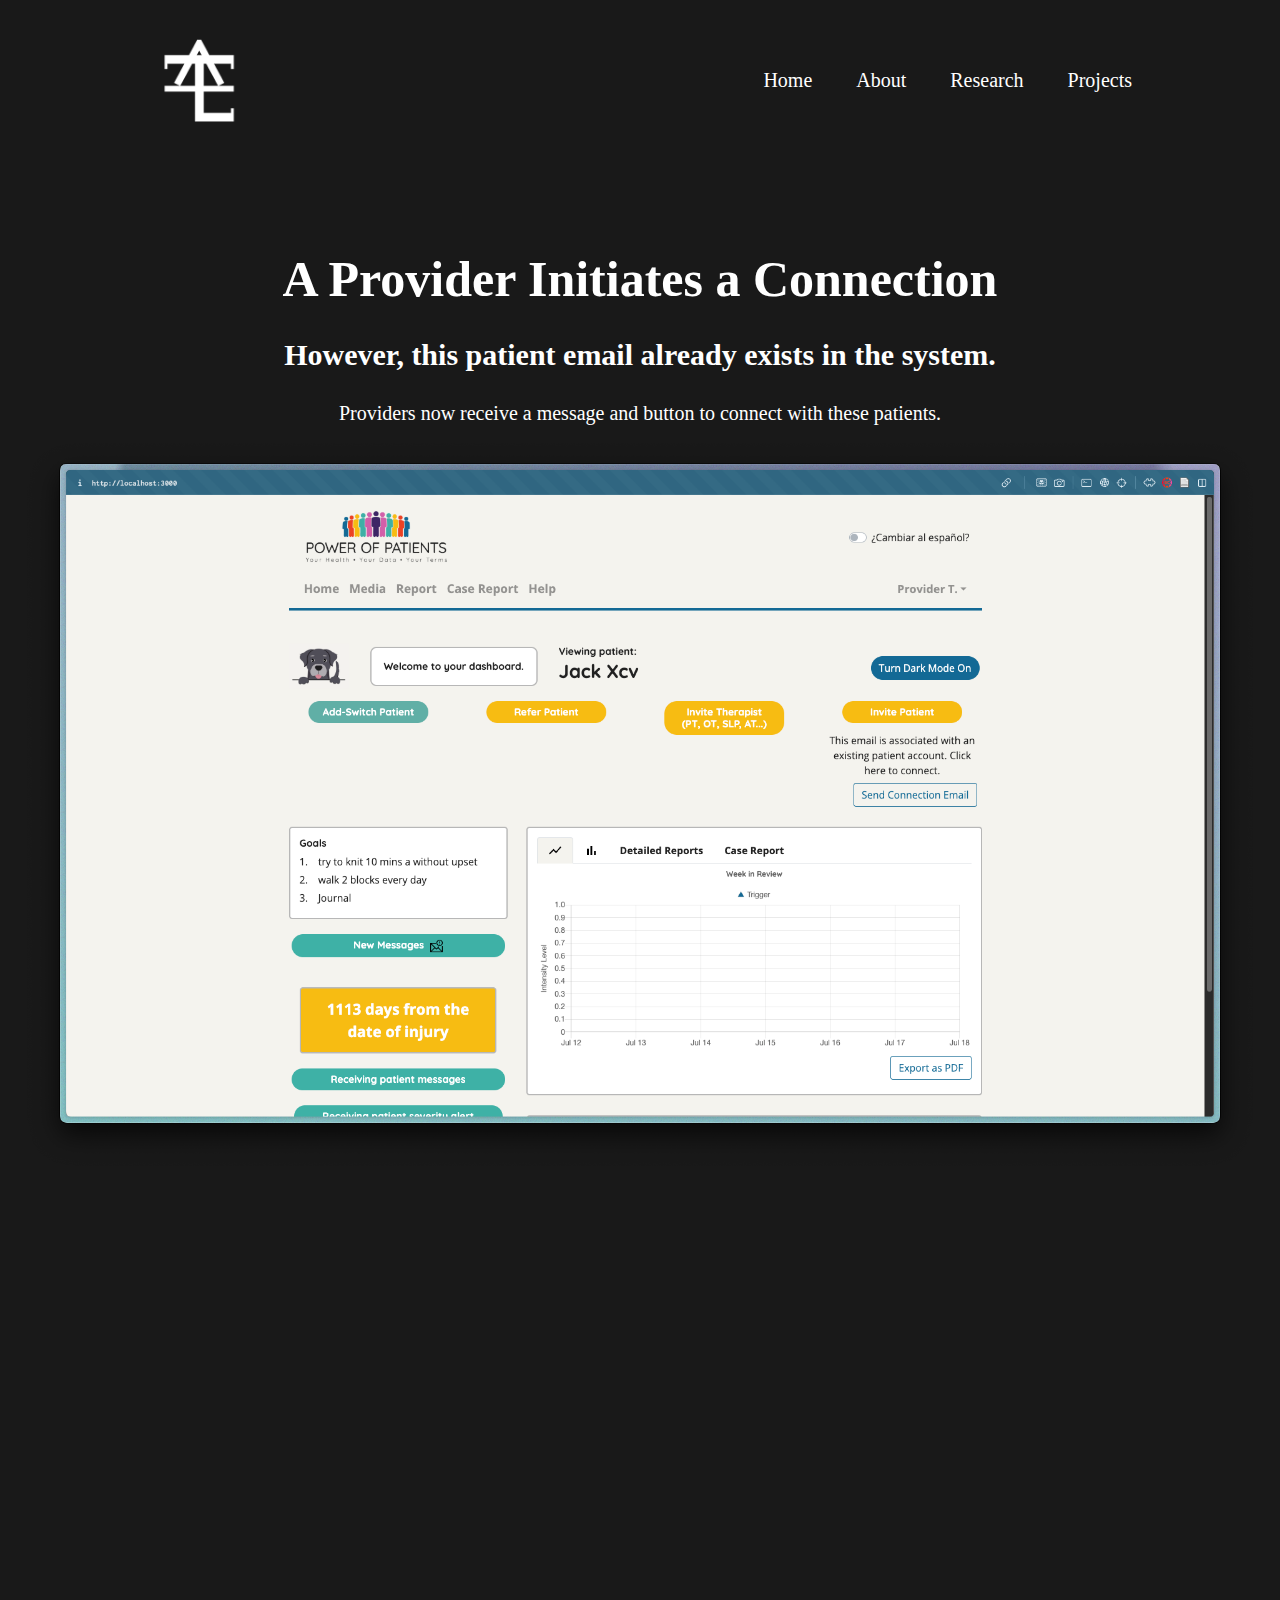
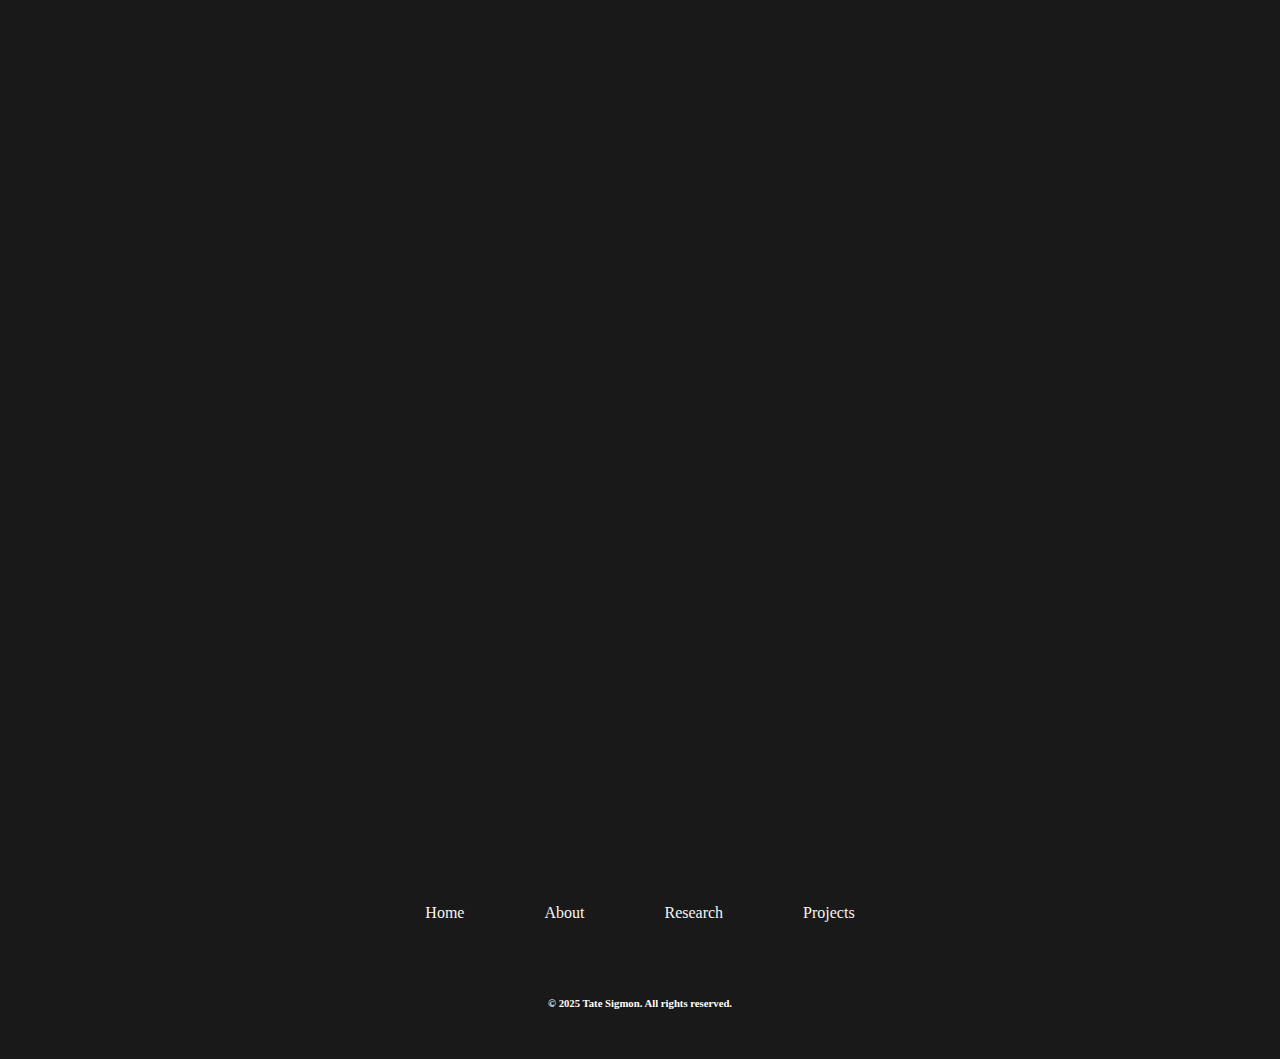
<file: Portfolio!!/Subpages/Provider-Patient.html>
<!DOCTYPE html>
<html lang="en">
    <head>
        <meta charset="UTF-8" />
        <title>Providers and Existing Patients</title>
        <link rel="stylesheet" href="../Subpages/Provider-Patient.css">
    </head>
    <body>
        <div class="container">
            <nav>
                <img src="/../Images/portfoliodraftlogo.png" class="logo">
                <ul class="menu">
                    <li><a href="../index.html#header">Home</a></li>
                    <li><a href="../index.html#about">About</a></li>
                    <li><a href="../index.html#services">Research</a></li>
                    <li><a href="../index.html#portfolio">Projects</a></li>
                </ul>
            </nav>
            <!-- Main -->
            <section class="hidden">
            <div class="grid-container-first">
                <div class="main-col-first">
                    <h1>A Provider Initiates a Connection</h1>
                    <h3>However, this patient email already exists
                    in the system.</h3>
                    <p>Providers now receive a message and button to connect
                    with these patients.</p>
                    <img src="../Images/Provider%20Inviting%20Patient/Send-Connection_Email.png">
                </div>
            </div>
            </section>
            <section class="hidden">
            <div class="grid-container">
                <div class="main-col">
                    <h1>A Connection Email is Sent</h1>
                    <h3>The Provider will receive a message onscreen that
                    an email has been sent to the Existing Patient.</h3>
                    <p>The patient now has the opportunity to accept the
                    invitation and create a connection.</p>
                </div>
                <div class="main-col">
                    <img src="../Images/Provider%20Inviting%20Patient/Connection-Email-Sent.png">
                </div>
            </div>
            </section>
            <section class="hidden">
            <div class="grid-container">
                <div class="main-col">
                    <img src="../Images/Provider%20Inviting%20Patient/Connection-Email.png">
                </div>
                <div class="main-col">
                    <h1>The Patient Clicks on the Email Link</h1>
                    <h3>They are redirected to a page that verifies the
                    Provider's invite, the Patient's token, and more.</h3>
                    <p>If all is correct, the final screen is rendered.</p>
                </div>
            </div>
            </section>
            <section class="hidden">
            <div class="grid-container-last">
                <div class="main-col-last">
                    <img src="../Images/Provider%20Inviting%20Patient/Connection-Confirmation.png">
                    <h1>Provider and Patient are Connected</h1>
                    <p>Once a patient confirms, a connection is created
                    in the database, and the Provider has access to the
                    Existing Patient's information.</p>
                </div>
            </div>
            </section>
            <section class="hidden">
            <div class="grid-container">
                <div class="main-col">
                    <img src="../Images/Provider%20Inviting%20Patient/FrontEndCode.png">
                    <h1 class="code-title">Front End Code</h1>
                    <p class="code-status">+239 Lines, -15 Lines, 5 Files Changed</p>
                </div>
                <div class="main-col">
                    <img src="../Images/Provider%20Inviting%20Patient/BackEndCode.png">
                    <h1 class="code-title">Server Code</h1>
                    <p class="code-status">+ 173 Lines, 2 Files Changed</p>
                </div>
            </div>
            </section>
        </div>

        <footer>
        <div class="container">
            <div id="contact"></div>
            <nav class="footer-nav">
                <ul>
                    <li><a href="#header">Home</a></li>
                        <li><a href="#about">About</a></li>
                        <li><a href="#services">Research</a></li>
                        <li><a href="#portfolio">Projects</a></li>
                </ul>
            </nav>
        </div>
        <div class="container">
            <div class="footer-row">
                <h6>© 2025 Tate Sigmon. All rights reserved.</h6>
            </div>
        </div>
        </footer>

        <script src="../script.js"></script>
    </body>
</html>
</file>
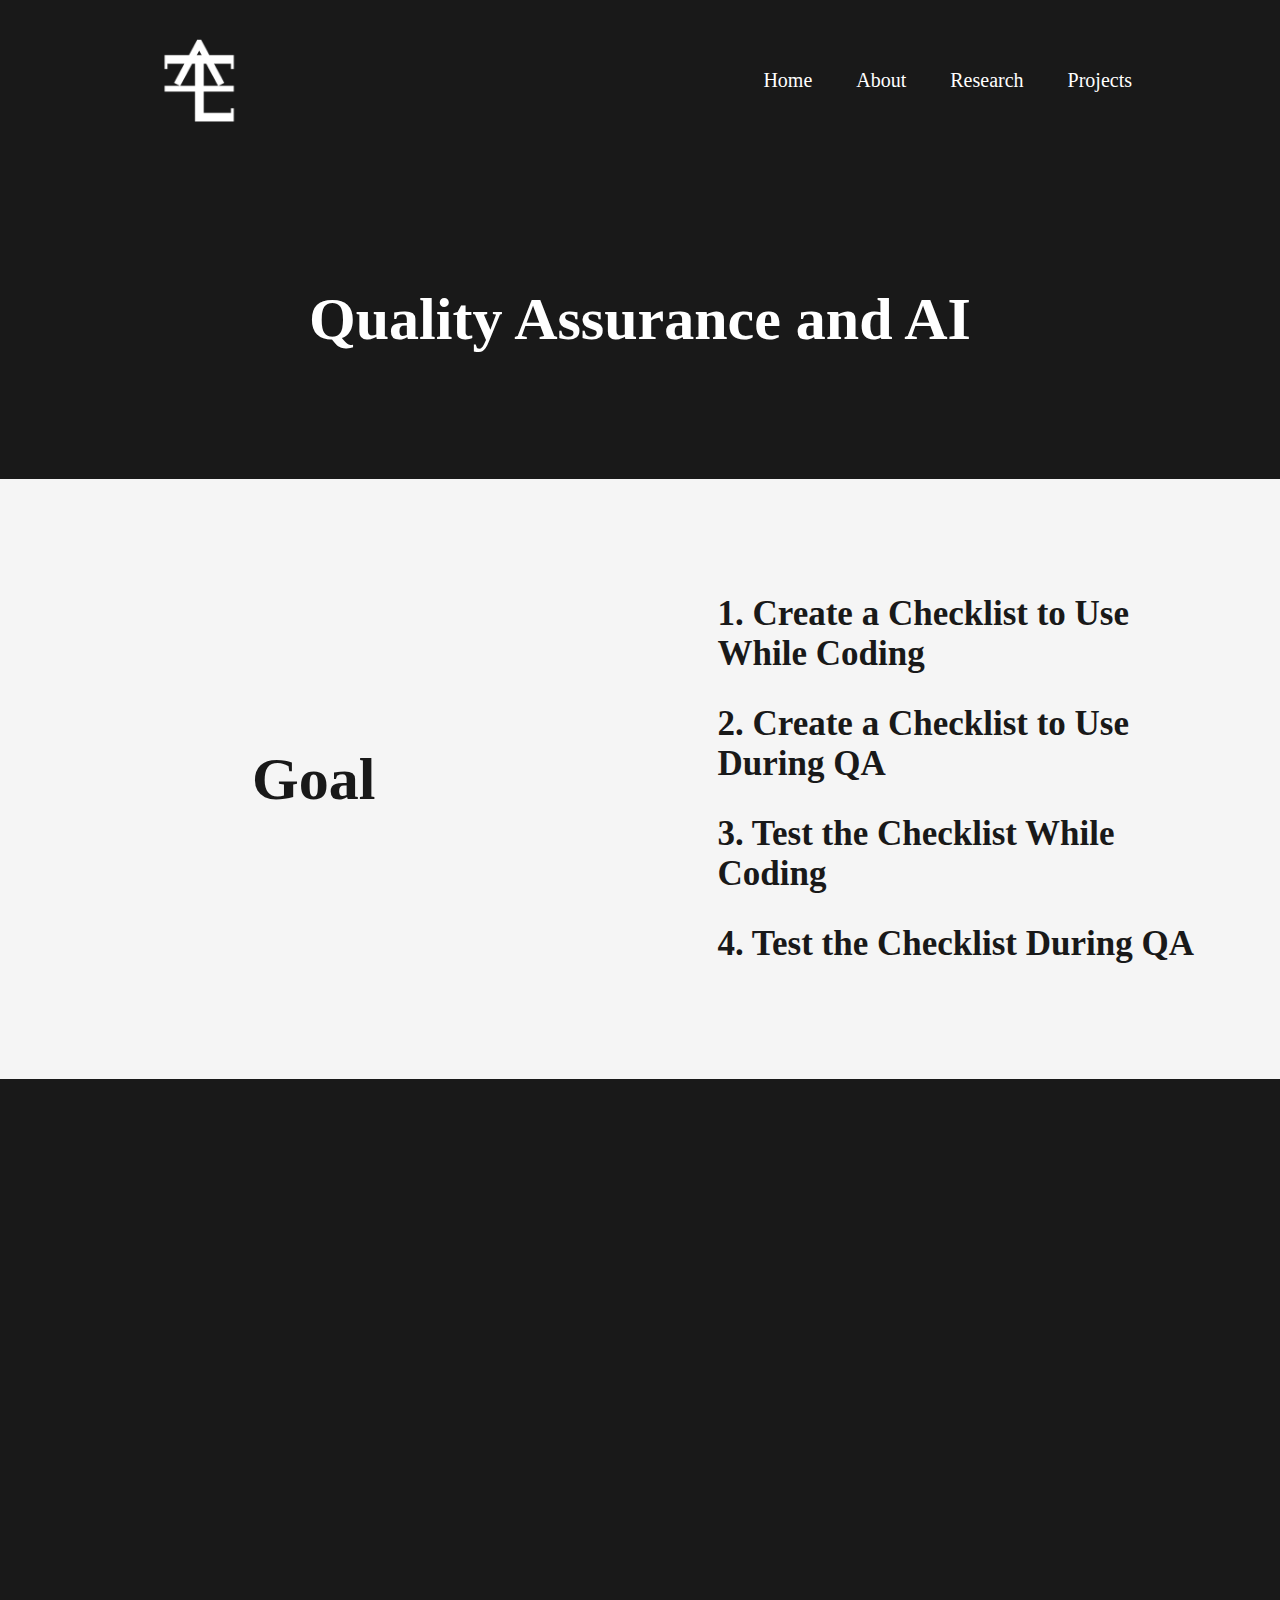
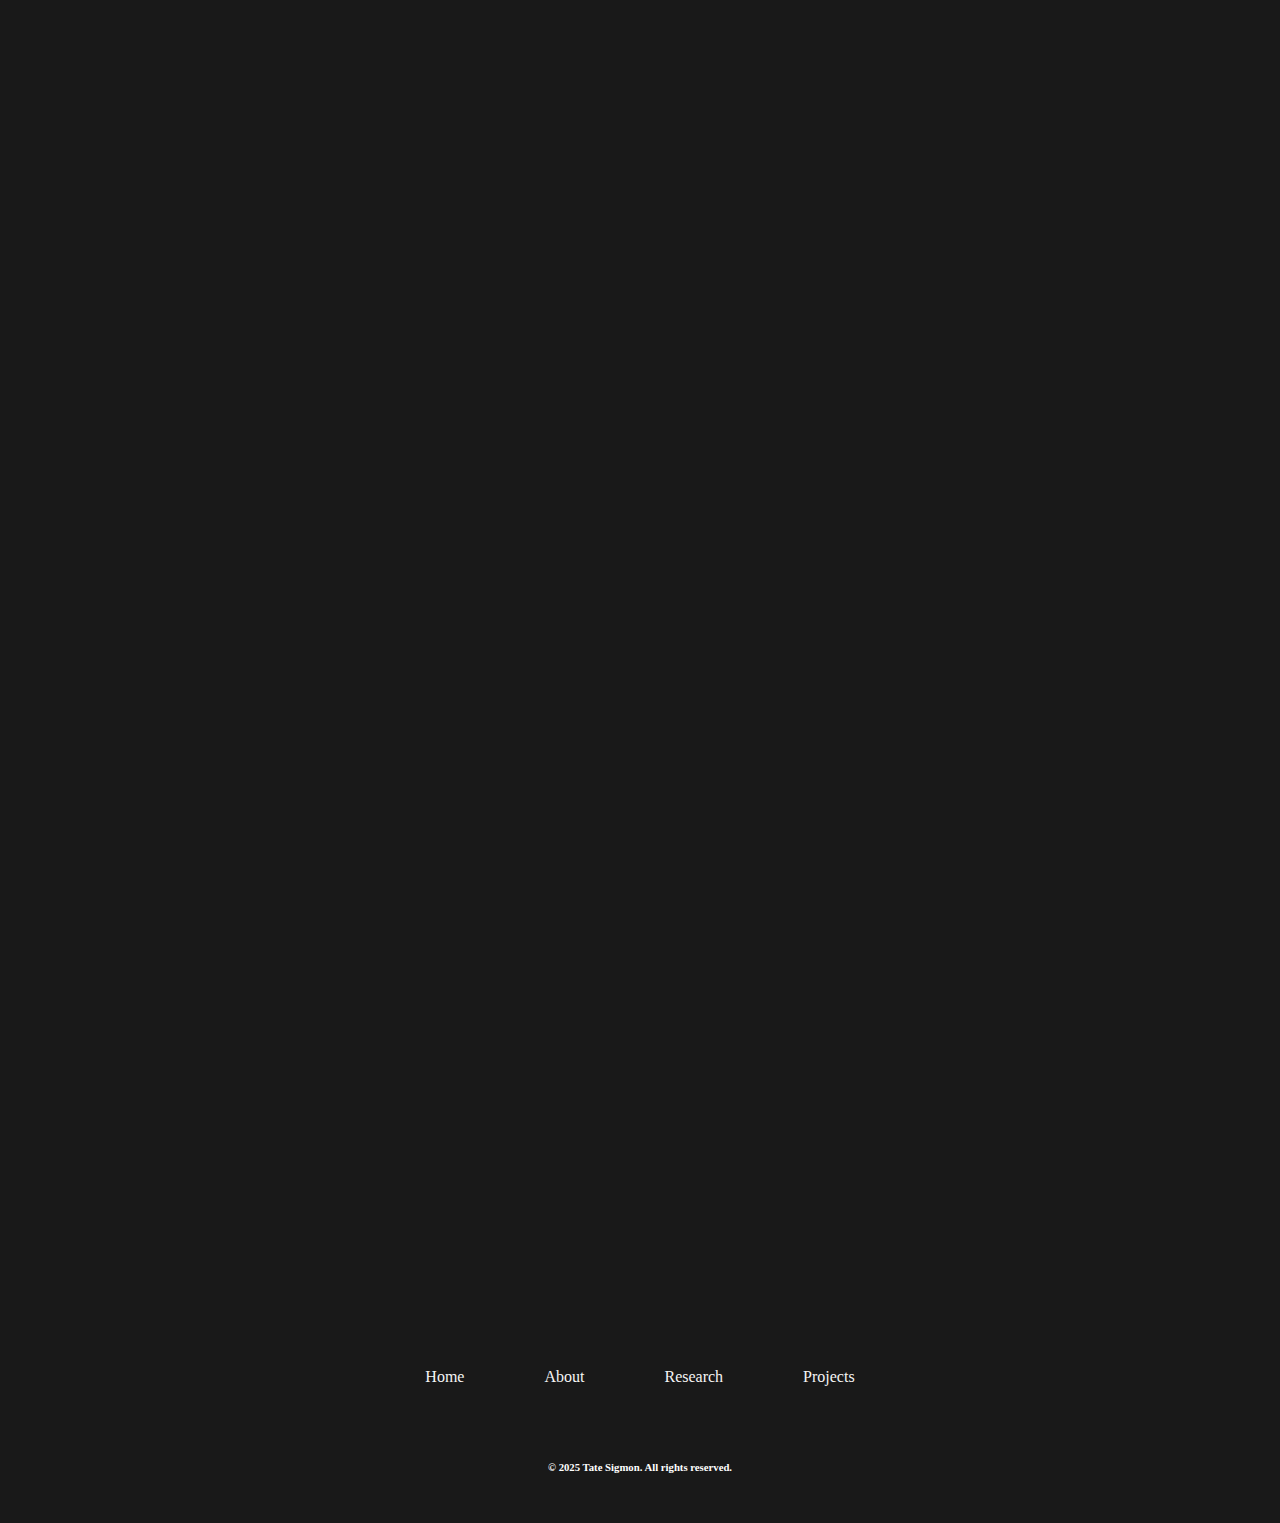
<file: Portfolio!!/Subpages/QA.html>
<!DOCTYPE html>

<html lang="en">
    <head>
        <link rel="stylesheet" href="../Subpages/QA.css">
        <title>QA</title>

    </head>
    <body>
        <header id="header">
            <nav>
                <img src="../Images/portfoliodraftlogo.png" class="logo">
                <ul class="menu">
                    <li><a href="../index.html#header">Home</a></li>
                    <li><a href="../index.html#about">About</a></li>
                    <li><a href="../index.html#services">Research</a></li>
                    <li><a href="../index.html#portfolio">Projects</a></li>
                </ul>
            </nav>
        </header>
        <div class="container">
            <section class="hidden">
            <div class="grid-container-first">
                <div class="main-col-first">
                    <h1 style="text-align: center; padding: 75px;">Quality Assurance and AI</h1>
                </div>
            </div>
            </section>
            <section class="hidden">
            <div class="grid-container-title">
                <div class="main-col-title">
                    <h1 style="text-align: center">Goal</h1>
                </div>
                <div class="main-col-title">
                    <h3>1. Create a Checklist to Use While Coding</h3>
                    <h3>2. Create a Checklist to Use During QA</h3>
                    <h3>3. Test the Checklist While Coding</h3>
                    <h3>4. Test the Checklist During QA</h3>
                </div>
            </div>
            </section>
            <section class="hidden">
            <div class="grid-container-first">
                <div class="main-col-first">
                    <h1>Coding Checklist</h1>
                </div>
            </div>
            </section>
            <section class="hidden">
            <div class="grid-container" style="background-color: rgb(25, 25, 25)">
                <div class="main-col">
                    <p style="color: rgb(245, 245, 245)">I'm working on a new feature.
                    Please analyze the code in this file with the following checks to
                    ensure consistency, maintainability, and adherence to project standards:</p>
                    <p style="color: rgb(245, 245, 245)"><span>Naming conventions:</span> Are all new variables,
                    functions, and class names consistent with existing naming patterns across this
                    repository (e.g., camelCase, snake_case, PascalCase)?</p>
                    <p style="color: rgb(245, 245, 245)"><span>Logic duplication:</span> Are there any repeated
                    blocks or algorithms that already exist elsewhere in the codebase
                    (including known utility functions or modules)?</p>
                </div>
                <div class="main-col">
                    <p style="color: rgb(245, 245, 245)"><span>Structural consistency:</span> Does the code
                    follow architectural patterns used in similar modules (e.g.,
                    standardized error handling, consistent import formatting, logging practices)?</p>
                    <p style="color: rgb(245, 245, 245)"><span>Reusability:</span> Are there opportunities to refactor
                    code by using existing utilities, services, or helpers? Highlight specific function
                    names or files.</p>
                    <p style="color: rgb(245, 245, 245)"><span>Readability and maintainability:</span> Are control structures,
                    abstractions, and comments clear and aligned with the team’s coding style? Please suggest
                    simplifications or alternative constructs where appropriate.</p>
                </div>
            </div>
            </section>
            <section class="hidden">
            <div class="grid-container-first">
                <div class="main-col-first">
                    <p style="font-style: italic">Include line numbers and reference comparable functions or
                    files where patterns are broken or could be optimized.</p>
                </div>
            </div>
            </section>
            <section class="hidden">
            <div class="grid-container-last">
                <div class="main-col-last">
                    <h1>QA Checklist</h1>
                </div>
            </div>
            </section>
            <section class="hidden">
            <div class="grid-container">
                <div class="main-col">
                    <p>Please perform a detailed review of this pull request with attention
                    to consistency, reuse, and design integrity across the codebase:</p>
                    <p><span>Naming validation:</span> Do newly introduced variables, functions,
                    and classes conform to existing naming conventions and semantic clarity?</p>
                    <p><span>Code reuse:</span> Is there any redundant logic that should be replaced with
                    existing utilities, modules, or shared components?</p>
                </div>
                <div class="main-col">
                    <p><span>Import and module structure:</span> Are there inconsistencies in import style
                    or module architecture compared to established conventions?</p>
                    <p><span>Opportunity for abstraction:</span> Identify any repeated logic
                    or structures that could be abstracted for future reusability.</p>
                    <p><span>Simplification opportunities:</span> Suggest improvements in readability
                    or architectural clarity (e.g., replacing nested conditionals with
                    guard clauses, reducing cognitive complexity).</p>
                </div>
            </div>
            </section>
            <section class="hidden">
            <div class="grid-container-last">
                <div class="main-col-last">
                    <p style="font-style: italic">Where applicable, reference specific filenames, function names,
                    or code blocks that require attention or merit commendation.</p>
                </div>
            </div>
            </section>
        </div>

        <footer>
        <div class="container">
            <div id="contact"></div>
            <nav class="footer-nav">
                <ul>
                    <li><a href="#header">Home</a></li>
                        <li><a href="#about">About</a></li>
                        <li><a href="#services">Research</a></li>
                        <li><a href="#portfolio">Projects</a></li>
                </ul>
            </nav>
        </div>
        <div class="container">
            <div class="footer-row">
                <h6>© 2025 Tate Sigmon. All rights reserved.</h6>
            </div>
        </div>
        </footer>

        <script src="../script.js"></script>
    </body>
</html>
</file>
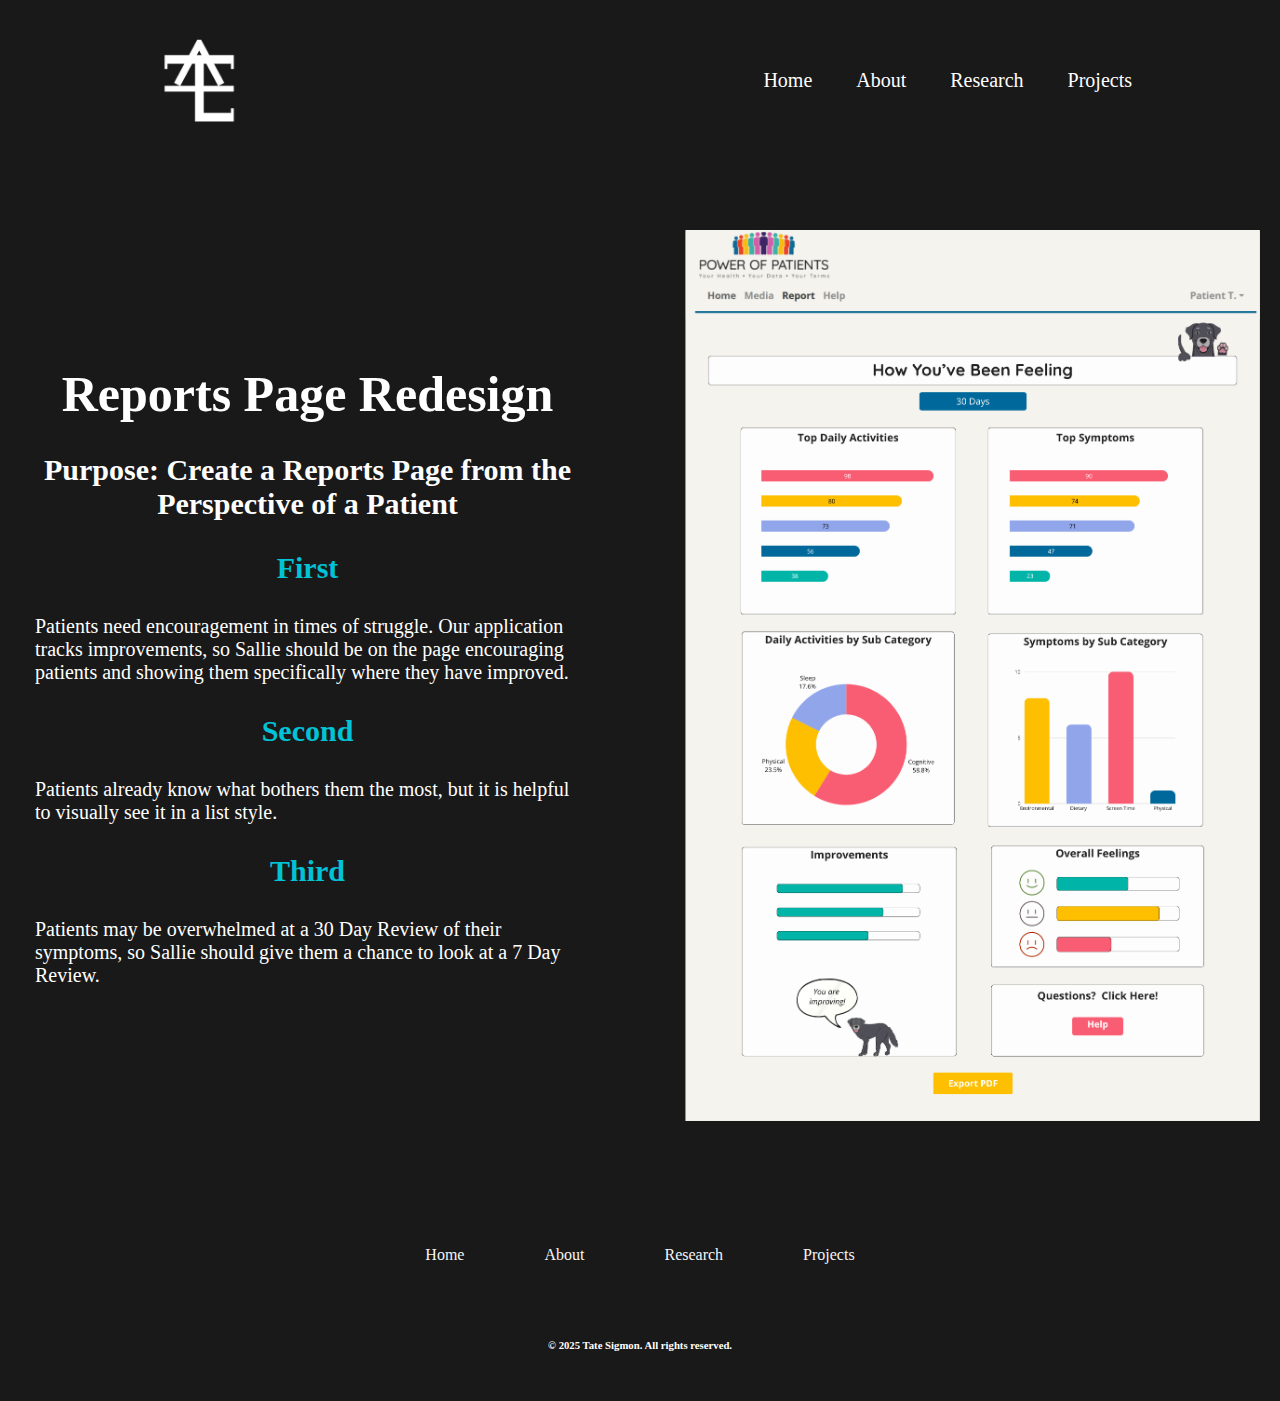
<file: Portfolio!!/Subpages/Reports-Page.html>
<!DOCTYPE html>
<html lang="en">
    <head>
        <meta charset="UTF-8" />
        <title>Title</title>
        <link rel="stylesheet" href="../Subpages/Reports-Page.css">
    </head>
    <body>
        <div class="container">
            <nav>
                <img src="../Images/portfoliodraftlogo.png" class="logo">
                <ul class="menu">
                    <li><a href="../index.html#header">Home</a></li>
                    <li><a href="../index.html#about">About</a></li>
                    <li><a href="../index.html#services">Research</a></li>
                    <li><a href="../index.html#portfolio">Projects</a></li>
                </ul>
            </nav>
            <section class="hidden">
            <div class="grid-container">
                <div class="main-col">
                    <h1 style="text-align: center">Reports Page Redesign</h1>
                    <h3 style="text-align: center">Purpose: Create a Reports Page from the Perspective
                    of a Patient</h3>
                    <h3 style="text-align: center; color: rgb(0, 195, 215)">First</h3>
                    <p>Patients need encouragement in times of struggle.
                    Our application tracks improvements, so Sallie should be on
                    the page encouraging patients and showing them specifically
                    where they have improved.</p>
                    <h3 style="text-align: center; color: rgb(0, 195, 215)">Second</h3>
                    <p> Patients already know what bothers them the most,
                    but it is helpful to visually see it in a list style.</p>
                    <h3 style="text-align: center; color: rgb(0, 195, 215)">Third</h3>
                    <p>Patients may be overwhelmed at a 30 Day Review
                    of their symptoms, so Sallie should give them a chance
                    to look at a 7 Day Review.</p>
                </div>
                <div class="main-col">
                    <img src="../Images/Reports%20Redesign.png">
                </div>
            </div>
            </section>
        </div>

        <footer>
        <div class="container">
            <div id="contact"></div>
            <nav class="footer-nav">
                <ul>
                    <li><a href="#header">Home</a></li>
                        <li><a href="#about">About</a></li>
                        <li><a href="#services">Research</a></li>
                        <li><a href="#portfolio">Projects</a></li>
                </ul>
            </nav>
        </div>
        <div class="container">
            <div class="footer-row">
                <h6>© 2025 Tate Sigmon. All rights reserved.</h6>
            </div>
        </div>
        </footer>

        <script src="../script.js"></script>
    </body>
</html>
</file>
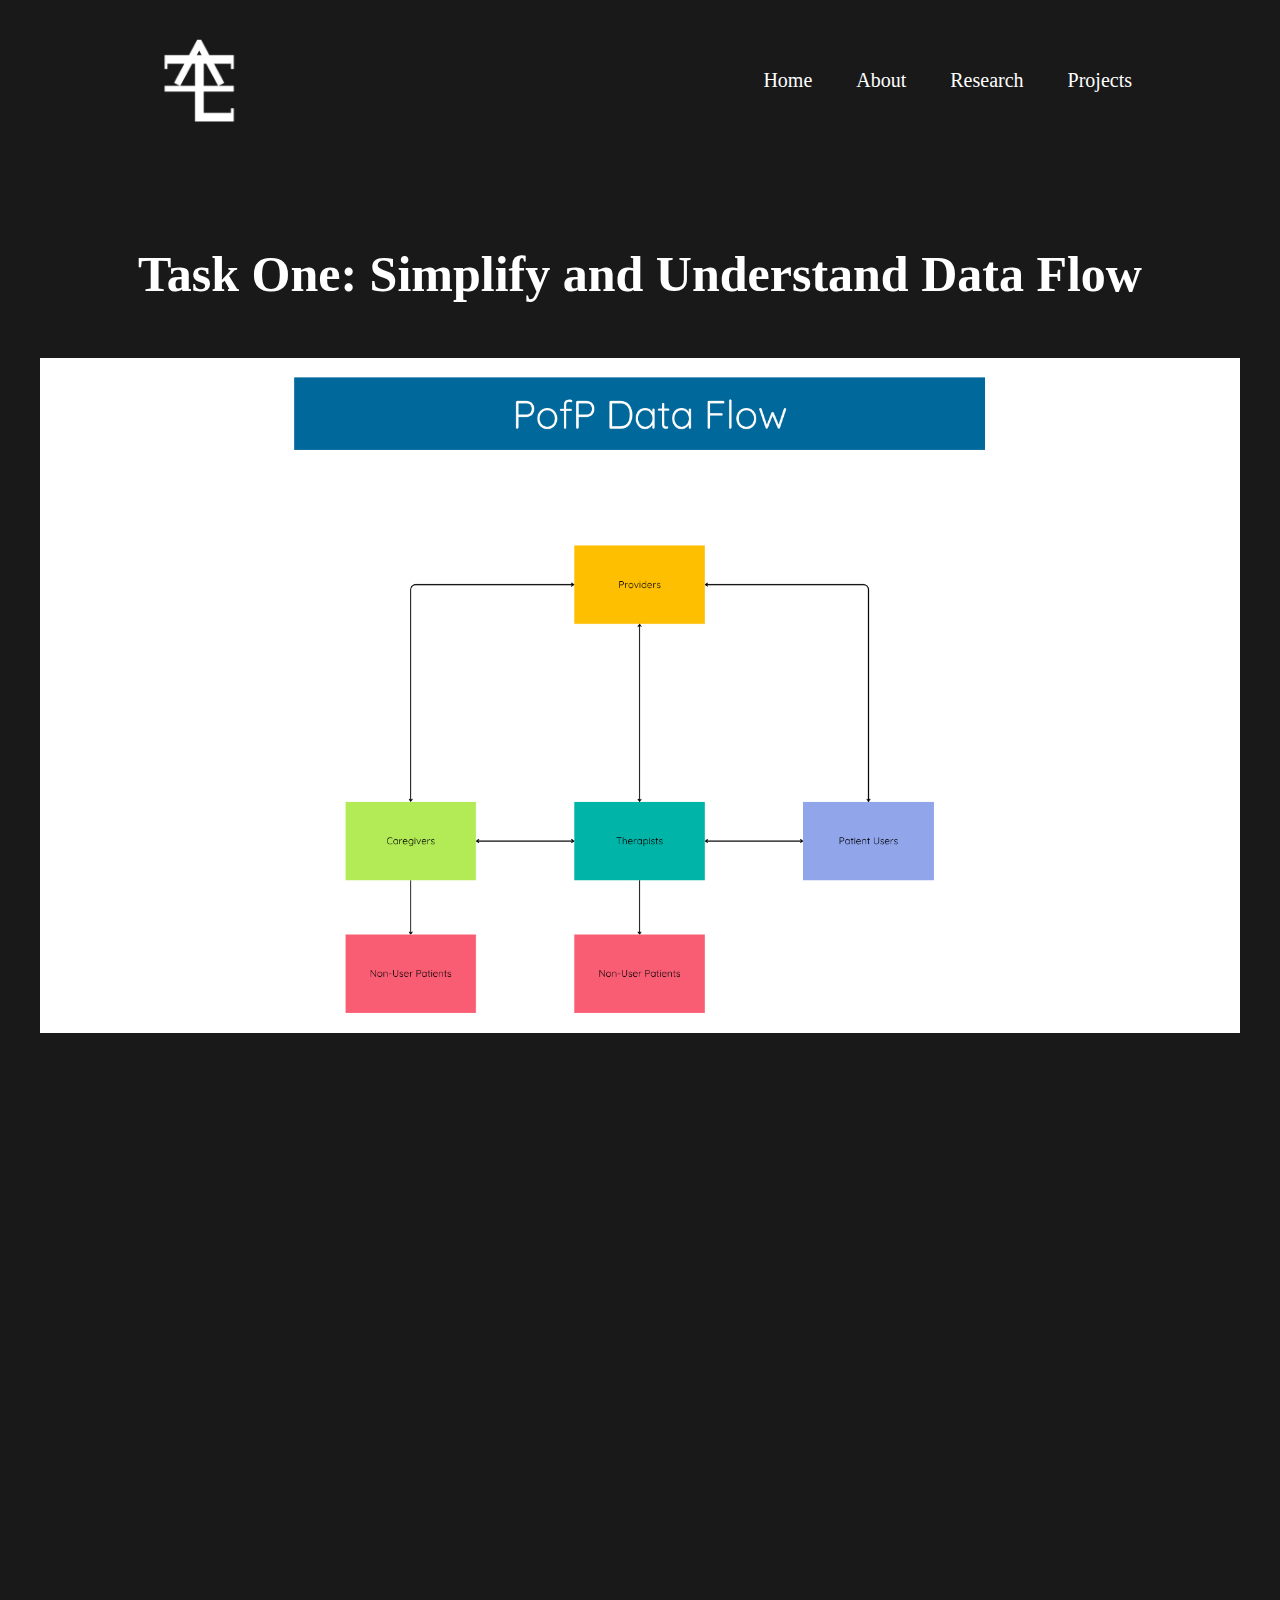
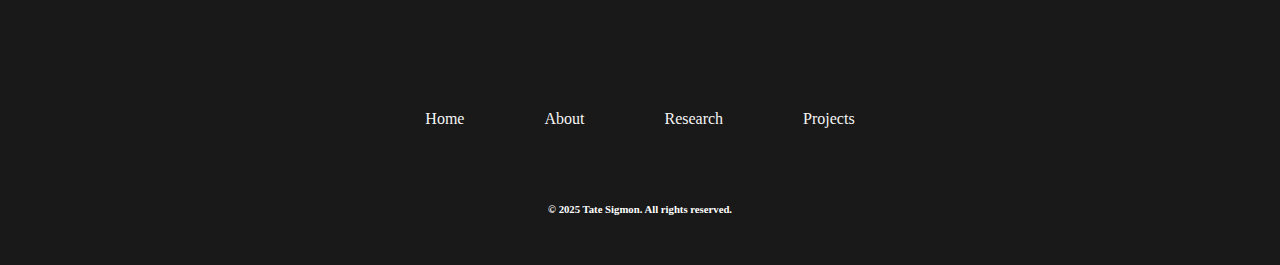
<file: Portfolio!!/Subpages/Research.html>
<!DOCTYPE html>
<html lang="en">
    <head>
        <meta charset="UTF-8" />
        <title>Research</title>
        <link rel="stylesheet" href="../Subpages/Research.css">
    </head>
    <body>
        <div class="container">
            <nav>
                <img src="../Images/portfoliodraftlogo.png" class="logo">
                <ul class="menu">
                    <li><a href="../index.html#header">Home</a></li>
                    <li><a href="../index.html#about">About</a></li>
                    <li><a href="../index.html#services">Research</a></li>
                    <li><a href="../index.html#portfolio">Projects</a></li>
                </ul>
            </nav>
            <section class="hidden">
            <div id="data-flow" class="grid-container-first">
                <div class="main-col-first">
                    <h1 >Task One: Simplify and Understand Data Flow</h1>
                </div>
                <div class="main-col-first">
                    <img src="../Images/Data%20Flow/Data%20Flow%20Chart%20Draft%20(1).png" style="padding: 0 20px">
                </div>
            </div>
            </section>
            <section class="hidden">
            <div class="grid-container">
                <div class="main-col">
                    <h1>Change</h1>
                    <h3>Only allow Therapists to message Providers.</h3>
                    <p><span>Current Logic:</span> Messaging permission checks are implemented
                    in middleware.js. Right now, providers and caregivers can message each
                    other if they share a patient. User roles are determined using
                    the user_type field in the user_info table.</p>
                </div>
                <div class="main-col">
                    <h1>Implementation</h1>
                    <p><span>New Logic:</span> Update the sendMessageCheck2 middleware so that only
                    user_type = 'Therapist' can send messages to user_type = 'provider'.
                    Explicitly reject messages from user_type = 'patient' to user_type = 'provider'.</p>
                    <p><span>Drop Down Menu:</span> When generating the recipient list for a patient,
                    filter out user_type = 'provider'. Only include connected user_type = 'Therapist'.</p>
                </div>
            </div>
            </section>
            <div class="grid-container-last"></div>
            <section class="hidden">
            <div id="med-palm" class="grid-container-first">
                <div class="main-col-first">
                    <h1 >Task Two: Research Google Med-Palm 2</h1>
                </div>
                <div class="main-col-first">
                    <img src="../Images/Data%20Flow/Palm-2.jpg" style="padding: 0 20px">
                </div>
            </div>
            </section>
            <section class="hidden">
            <div class="grid-container">
                <div class="main-col">
                    <h1>Summary</h1>
                    <p>Med-PaLM is a large language model developed by Google Research,
                    specifically designed to provide high-quality answers to medical questions.
                    The second version, Med-PaLM 2, is part of the MedLM family of foundation
                    models fine-tuned for the healthcare industry and is available to Google
                    Cloud customers for exploring a range of applications, from basic tasks
                    to complex workflows.</p>
                    <p>Med-PaLM 2 has demonstrated significant advancements in medical
                    question answering. It achieved an accuracy of 86.5% on the MedQA
                    medical exam benchmark, surpassing the expert-level performance threshold.
                    Additionally, it was the first AI system to reach a passing score on the
                    MedMCQA dataset, which comprises Indian AIIMS and NEET medical examination
                    questions, scoring 72.3%.</p>
                    <p>Google emphasizes the importance of safety, equity, and bias considerations
                    in the development and deployment of Med-PaLM 2. The model has been evaluated
                    against multiple criteria, including scientific consensus, medical reasoning,
                    knowledge recall, bias, and likelihood of possible harm, with assessments
                    conducted by clinicians and non-clinicians from diverse backgrounds.</p>
                </div>
                <div class="main-col">
                    <h1>Implementation</h1>
                    <p><span>Clinical Decision Support:</span> Med-PaLM 2 can provide clinicians with real-time
                    insights, suggesting potential diagnoses, treatments, and relevant medical
                    literature based on patient data.</p>
                    <p><span>Medical Question Answering:</span> Healthcare professionals can use Med-PaLM 2
                    to quickly find answers to complex medical questions, accessing the latest
                    research and evidence-based practices.</p>
                    <p><span>Patient Interaction:</span> Med-PaLM 2 can be integrated into patient portals
                    and telehealth platforms, providing patients with personalized information
                    about their conditions and treatment plans.</p>
                    <p><span>Cloud-Based API:</span> Med-PaLM 2 is typically accessed as a cloud-based
                    service through an API, allowing developers to integrate it into various
                    applications and platforms.</p>
                    <p><span>Client Libraries:</span> Google provides client libraries in different
                    programming languages to facilitate integration with Med-PaLM 2.</p>
                </div>
            </div>
            </section>
            <div class="grid-container-last"></div>
            <section class="hidden">
            <div id="trigger" class="grid-container-first">
                <div class="main-col-first">
                    <h1 >Task Three: Triggers to Daily Activites</h1>
                </div>
                <div class="main-col-first">
                    <img src="../Images/Data%20Flow/Triggers.png">
                </div>
            </div>
            </section>
            <section class="hidden">
            <div class="grid-container">
                <div class="main-col">
                    <h1>Goal</h1>
                    <h3>Utilize Github or Visual Studio Code Copilot to update code efficiently.</h3>
                    <p>This was the first test of using AI to edit and fix code.</p>
                </div>
                <div class="main-col">
                    <h1>Result</h1>
                    <h3>Visual Studio Code Copilot quickly replaced "Triggers" with
                    "Daily Activities"</h3>
                    <p>This allowed for the QA Checklist Brainstorm to continue.</p>
                </div>
            </div>
            </section>
        </div>

        <footer>
        <div class="container">
            <div id="contact"></div>
            <nav class="footer-nav">
                <ul>
                    <li><a href="#header">Home</a></li>
                        <li><a href="#about">About</a></li>
                        <li><a href="#services">Research</a></li>
                        <li><a href="#portfolio">Projects</a></li>
                </ul>
            </nav>
        </div>
        <div class="container">
            <div class="footer-row">
                <h6>© 2025 Tate Sigmon. All rights reserved.</h6>
            </div>
        </div>
        </footer>

        <script src="../script.js"></script>
    </body>
</html>
</file>
<file: stylesheet.css>
* {
    margin: 0;
    padding: 0;
    font-family: 'Times New Roman', Times, serif;
    box-sizing: border-box;
}

body {
    background-color: rgb(25, 25, 25);
    color: rgb(245, 245, 245);
}
.hidden {
    opacity: 0;
    transform: translateY(50px);
    transition: all 1.2s ease-out;
}
.show {
    opacity: 1;
    transform: translateY(0);
}
#header {
    width:100%;
    background-image: url();
    background-size: cover;
    background-position: center;
}

#container {
    padding: 10px 10%;
}

nav {
    display: flex;
    align-items: center;
    justify-content: space-between;
    flex-wrap: wrap;
}

.logo {
    width: 140px;
}

nav ul li {
    display: inline-block;
    list-style: none;
    margin: 10px 20px;
    padding: 20px 0;
}

nav ul li a {
    color: white;
    text-decoration: none;
    font-size: 20px;
    position: relative;
    transition: .25s ease-in-out;
}

nav ul li a:hover {
    color: rgb(0, 195, 215);
}

.header-col-1 {
    margin: 20% 0 25%;
    font-size: 30px;
    text-align: center;
}
.header-col-1 h1 {
    font-size: 85px;
    font-weight: 600;
    margin-top: 5px;
    text-align: center;
    letter-spacing: -10px;
}
.header-col-1 h1 span {
    color: rgb(0, 195, 215);
}
.letter {
    display: inline-block;
    animation: pulseColor 4s infinite;
}
.space {
  display: inline-block;
  width: 15px;
}
.letter:nth-child(1) { animation-delay: 0s; }
.letter:nth-child(2) { animation-delay: 0.2s; }
.letter:nth-child(3) { animation-delay: 0.4s; }
.letter:nth-child(4) { animation-delay: 0.6s; }
.letter:nth-child(6) { animation-delay: 0.8s; }
.letter:nth-child(7) { animation-delay: 1s; }
.letter:nth-child(8) { animation-delay: 1.2s; }
.letter:nth-child(9) { animation-delay: 1.4s; }
.letter:nth-child(10) { animation-delay: 1.6s; }
.letter:nth-child(11) { animation-delay: 1.8s; }

@keyframes pulseColor {
  0%, 100% { color: white; }
  50% { color: rgb(0, 195, 215); }
}

/*--------------------------------about------------------------------*/

#about {
    width: 100%;
    padding: 80px 0;
    color: rgb(245, 245, 245);
}
.container {
    padding: 50px 10;
}
.about-row {
    display: flex;
    justify-content: space-between;
    flex-wrap: wrap;
    padding: 0 10%;
}
.about-col-1 {
  flex-basis: 35%;
  display: flex;
}
.image-circle-wrapper {
  width: 400px; /* Control size of the circle */
  height: 400px;
  border-radius: 25px;
  overflow: hidden;
  display: flex;
  justify-content: center;
  align-items: center;
  background-color: #222; /* Optional: fallback background */
    box-shadow: -10px 10px 0 -3px rgba(245, 245, 245, 0.25);
}
.about-col-1-image {
  width: 100%;
  height: 100%;
  object-fit: cover;
}
.about-col-2 {
    flex-basis: 50%;
    width: 50%;
}
.sub-title {
    font-size: 70px;
    font-weight: 600;
    color: rgb(245, 245, 245);
    padding-bottom: 25px;
}
.about-me-paragraph {
    font-size: 20px;
    padding-bottom: 20px;
}
.tab-titles {
    display: flex;
    margin: 20px 0 20px;
    font-style: bold;
}
.tab-links {
    margin-right: 50px;
    font-size: 25px;
    font-weight: 500;
    cursor: pointer;
    position: relative;
}
.tab-links::after {
    content: '';
    width: 0;
    height: 3px;
    background: rgb(0, 195, 215);
    position: absolute;
    left: 0;
    bottom: -5px;
    transition: 0.75s;
}
.tab-links:hover::after {
    width: 100%;
}
.tab-links.active-links::after {
  width: 100%;
}
.tab-contents ul li {
    list-style: none;
    margin: 5px 0;
    padding-bottom: 20px;
    font-size: 20px;
}
.tab-contents ul li span {
    color: rgb(0, 195, 215);
    font-size: 18px;
}
.tab-contents {
    display: none;
}
.tab-contents.active-tab {
    display: block;
}
.about-col-3 {
flex-basis: 25%;
  display: flex;
  justify-content: center;
  align-items: center;
}
/*-----------------------------services--------------------------------*/
#services {
    padding: 80px 10% 0;
    width: 100%;
}
.services-list {
    display: grid;
    grid-template-columns: repeat(auto-fit, minmax(250px, 1fr));
    grid-gap: 75px;
    margin-top: 30px;
}
.services-list div {
    background: rgb(45, 45, 45);
    padding: 60px;
    font-size: 18px;
    font-weight: 300;
    border-radius: 15px;
    box-shadow: -10px 10px 0 -3px rgba(245, 245, 245, 0.25);
    transition: background-color 0.75s, transform 0.75s;
}
.services-list div h2 {
    font-size: 30px;
    font-weight: 500;
    margin-bottom: 20px;
}
.services-list div a {
    text-decoration: none;
    color: white;
    font-size: 16px;
    font: 900;
    margin-top: 20px;
    display: inline-block;
}
.services-list div:hover {
    background-color: rgb(0, 195, 215);
    transform: translateY(-10px);
}

/*-----------------portfolio----------------------*/
#portfolio {
    padding: 80px 10%;
    margin-top: 20px;
    width: 100%;
}
.work-list {
    display: grid;
    grid-template-columns: repeat(auto-fit, minmax(250px, 1fr));
    grid-gap: 75px;
    margin-top: 40px;
}
.work {
    border-radius: 15px;
    position: relative;
    overflow: hidden;
    box-shadow: -10px 10px 0 -3px rgba(245, 245, 245, 0.25);
}
.work img {
    width: 100%;
    border-radius: 10px;
    display: block;
    transition: transform 0.75s;
}
.layer {
    width: 100%;
    height: 0%;
    background: linear-gradient(rgba(0,0,0,0.5), rgb(0, 195, 215));
    border-radius: 10px;
    position: absolute;
    left: 0;
    bottom: 0;
    display: flex;
    align-items: center;
    justify-content: center;
    flex-direction: column;
    padding: 0 40px;
    text-align: center;
    font-size: 20px;
    transition: height 0.75s;
    overflow: hidden;
}
.layer h3 {
    font-weight: 500;
    margin-bottom: 20px;
}
.layer a {
    margin-top: 20px;
    color: white;
    text-decoration: none;
    font-size: 18px;
    line-height: 60px;
    width: 60px;
    height: 60px;
    border-radius: 50%;
}
.layer a img {
    width: 50px;
    height: 50px;
    border: solid 7px rgb(45, 45, 45);
    background-color: rgb(45, 45, 45);
}
.work:hover img{
    transform: scale(1.1);
}
.work:hover .layer {
    height: 100%;
}

.btn {
    display: block;
    margin: 50px auto;
    width: fit-content;
    border: 1px solid rgb(0, 195, 215);
    padding: 14px 50px;
    border-radius: 6px;
    text-decoration: none;
    color: white;
    transition: background 0.75s;
}
.btn:hover {
    background: rgb(0, 195, 215);
}

footer {
    background-color: rgb(25, 25, 25);
    padding: 10px 0 10px 0;
    margin: 0;
}
.footer-nav {
  display: flex;
  align-items: center;
  justify-content: center;
  flex-wrap: wrap;
  background-color: rgb(25, 25, 25);
  padding-top: 20px;
}
.footer-nav ul {
    display: flex;
    margin: 0;
    padding: 0;
}

.footer-nav ul li {
    list-style: none;
    margin: 5px 40px;
}
.footer-nav ul li a {
    color: rgb(245, 245, 245);
    text-decoration: none;
    position: relative;
    font-size: 16px;
    transition: .25s ease-in-out;
}
.footer-nav ul li a:hover {
    color: rgb(0, 195, 215);
}
.footer-row {
  color: rgb(245, 245, 245);
  display: flex;
  justify-content: center;
  flex-wrap: wrap;
  padding: 40px;
}
</file>
<file: Portfolio!!/stylesheet.css>
* {
    margin: 0;
    padding: 0;
    font-family: 'Times New Roman', Times, serif;
    box-sizing: border-box;
}

body {
    background-color: rgb(25, 25, 25);
    color: rgb(245, 245, 245);
}
.hidden {
    opacity: 0;
    transform: translateY(50px);
    transition: all 1.2s ease-out;
}
.show {
    opacity: 1;
    transform: translateY(0);
}
#header {
    width:100%;
    background-image: url();
    background-size: cover;
    background-position: center;
}

#container {
    padding: 10px 10%;
}

nav {
    display: flex;
    align-items: center;
    justify-content: space-between;
    flex-wrap: wrap;
}

.logo {
    width: 140px;
}

nav ul li {
    display: inline-block;
    list-style: none;
    margin: 10px 20px;
    padding: 20px 0;
}

nav ul li a {
    color: white;
    text-decoration: none;
    font-size: 20px;
    position: relative;
    transition: .25s ease-in-out;
}

nav ul li a:hover {
    color: rgb(0, 195, 215);
}

.header-col-1 {
    margin: 20% 0 25%;
    font-size: 30px;
    text-align: center;
}
.header-col-1 h1 {
    font-size: 85px;
    font-weight: 600;
    margin-top: 5px;
    text-align: center;
    letter-spacing: -10px;
}
.header-col-1 h1 span {
    color: rgb(0, 195, 215);
}
.letter {
    display: inline-block;
    animation: pulseColor 4s infinite;
}
.space {
  display: inline-block;
  width: 15px;
}
.letter:nth-child(1) { animation-delay: 0s; }
.letter:nth-child(2) { animation-delay: 0.2s; }
.letter:nth-child(3) { animation-delay: 0.4s; }
.letter:nth-child(4) { animation-delay: 0.6s; }
.letter:nth-child(6) { animation-delay: 0.8s; }
.letter:nth-child(7) { animation-delay: 1s; }
.letter:nth-child(8) { animation-delay: 1.2s; }
.letter:nth-child(9) { animation-delay: 1.4s; }
.letter:nth-child(10) { animation-delay: 1.6s; }
.letter:nth-child(11) { animation-delay: 1.8s; }

@keyframes pulseColor {
  0%, 100% { color: white; }
  50% { color: rgb(0, 195, 215); }
}

/*--------------------------------about------------------------------*/

#about {
    width: 100%;
    padding: 80px 0;
    color: rgb(245, 245, 245);
}
.container {
    padding: 50px 10;
}
.about-row {
    display: flex;
    justify-content: space-between;
    flex-wrap: wrap;
    padding: 0 10%;
}
.about-col-1 {
  flex-basis: 35%;
  display: flex;
}
.image-circle-wrapper {
  width: 400px; /* Control size of the circle */
  height: 400px;
  border-radius: 25px;
  overflow: hidden;
  display: flex;
  justify-content: center;
  align-items: center;
  background-color: #222; /* Optional: fallback background */
    box-shadow: -10px 10px 0 -3px rgba(245, 245, 245, 0.25);
}
.about-col-1-image {
  width: 100%;
  height: 100%;
  object-fit: cover;
}
.about-col-2 {
    flex-basis: 50%;
    width: 50%;
}
.sub-title {
    font-size: 70px;
    font-weight: 600;
    color: rgb(245, 245, 245);
    padding-bottom: 25px;
}
.about-me-paragraph {
    font-size: 20px;
    padding-bottom: 20px;
}
.tab-titles {
    display: flex;
    margin: 20px 0 20px;
    font-style: bold;
}
.tab-links {
    margin-right: 50px;
    font-size: 25px;
    font-weight: 500;
    cursor: pointer;
    position: relative;
}
.tab-links::after {
    content: '';
    width: 0;
    height: 3px;
    background: rgb(0, 195, 215);
    position: absolute;
    left: 0;
    bottom: -5px;
    transition: 0.75s;
}
.tab-links:hover::after {
    width: 100%;
}
.tab-links.active-links::after {
  width: 100%;
}
.tab-contents ul li {
    list-style: none;
    margin: 5px 0;
    padding-bottom: 20px;
    font-size: 20px;
}
.tab-contents ul li span {
    color: rgb(0, 195, 215);
    font-size: 18px;
}
.tab-contents {
    display: none;
}
.tab-contents.active-tab {
    display: block;
}
.about-col-3 {
flex-basis: 25%;
  display: flex;
  justify-content: center;
  align-items: center;
}
/*-----------------------------services--------------------------------*/
#services {
    padding: 80px 10% 0;
    width: 100%;
}
.services-list {
    display: grid;
    grid-template-columns: repeat(auto-fit, minmax(250px, 1fr));
    grid-gap: 75px;
    margin-top: 30px;
}
.services-list div {
    background: rgb(45, 45, 45);
    padding: 60px;
    font-size: 18px;
    font-weight: 300;
    border-radius: 15px;
    box-shadow: -10px 10px 0 -3px rgba(245, 245, 245, 0.25);
    transition: background-color 0.75s, transform 0.75s;
}
.services-list div h2 {
    font-size: 30px;
    font-weight: 500;
    margin-bottom: 20px;
}
.services-list div a {
    text-decoration: none;
    color: white;
    font-size: 16px;
    font: 900;
    margin-top: 20px;
    display: inline-block;
}
.services-list div:hover {
    background-color: rgb(0, 195, 215);
    transform: translateY(-10px);
}

/*-----------------portfolio----------------------*/
#portfolio {
    padding: 80px 10%;
    margin-top: 20px;
    width: 100%;
}
.work-list {
    display: grid;
    grid-template-columns: repeat(auto-fit, minmax(250px, 1fr));
    grid-gap: 75px;
    margin-top: 40px;
}
.work {
    border-radius: 15px;
    position: relative;
    overflow: hidden;
    box-shadow: -10px 10px 0 -3px rgba(245, 245, 245, 0.25);
}
.work img {
    width: 100%;
    border-radius: 10px;
    display: block;
    transition: transform 0.75s;
}
.layer {
    width: 100%;
    height: 0%;
    background: linear-gradient(rgba(0,0,0,0.5), rgb(0, 195, 215));
    border-radius: 10px;
    position: absolute;
    left: 0;
    bottom: 0;
    display: flex;
    align-items: center;
    justify-content: center;
    flex-direction: column;
    padding: 0 40px;
    text-align: center;
    font-size: 20px;
    transition: height 0.75s;
    overflow: hidden;
}
.layer h3 {
    font-weight: 500;
    margin-bottom: 20px;
}
.layer a {
    margin-top: 20px;
    color: white;
    text-decoration: none;
    font-size: 18px;
    line-height: 60px;
    width: 60px;
    height: 60px;
    border-radius: 50%;
}
.layer a img {
    width: 50px;
    height: 50px;
    border: solid 7px rgb(45, 45, 45);
    background-color: rgb(45, 45, 45);
}
.work:hover img{
    transform: scale(1.1);
}
.work:hover .layer {
    height: 100%;
}

.btn {
    display: block;
    margin: 50px auto;
    width: fit-content;
    border: 1px solid rgb(0, 195, 215);
    padding: 14px 50px;
    border-radius: 6px;
    text-decoration: none;
    color: white;
    transition: background 0.75s;
}
.btn:hover {
    background: rgb(0, 195, 215);
}

footer {
    background-color: rgb(25, 25, 25);
    padding: 10px 0 10px 0;
    margin: 0;
}
.footer-nav {
  display: flex;
  align-items: center;
  justify-content: center;
  flex-wrap: wrap;
  background-color: rgb(25, 25, 25);
  padding-top: 20px;
}
.footer-nav ul {
    display: flex;
    margin: 0;
    padding: 0;
}

.footer-nav ul li {
    list-style: none;
    margin: 5px 40px;
}
.footer-nav ul li a {
    color: rgb(245, 245, 245);
    text-decoration: none;
    position: relative;
    font-size: 16px;
    transition: .25s ease-in-out;
}
.footer-nav ul li a:hover {
    color: rgb(0, 195, 215);
}
.footer-row {
  color: rgb(245, 245, 245);
  display: flex;
  justify-content: center;
  flex-wrap: wrap;
  padding: 40px;
}
</file>
<file: Subpages/Provider-Patient.css>
* {
    color: white;
    margin: 0;
    padding: 0;
    font-family: 'Times New Roman', Times, serif;
    box-sizing: border-box;
}
body {
    background-color: rgb(25, 25, 25);
    color: rgb(245, 245, 245);
}
h1 {
    font-size: 50px;
    padding: 15px;
}
h3 {
    font-size: 30px;
    padding: 15px;
}
p {
    font-size: 20px;
    padding: 15px;
}
.hidden {
    opacity: 0;
    transform: translateY(50px);
    transition: all 1.2s ease-out;
}
.show {
    opacity: 1;
    transform: translateY(0);
}
nav {
    display: flex;
    align-items: center;
    justify-content: space-between;
    flex-wrap: wrap;
    padding: 10px 10%;
}

.logo {
    width: 140px;
}

nav ul li {
    display: inline-block;
    list-style: none;
    margin: 10px 20px;
    padding: 20px 0;
}

nav ul li a {
    color: white;
    text-decoration: none;
    font-size: 20px;
    position: relative;
    transition: .25s ease-in-out;
}
nav ul li a:hover {
    color: rgb(0, 195, 215);
}

/* Grid Layout */
.grid-container-first {
    display: grid;
    grid-template-columns: 1fr;
    max-width: 100%;
    margin: 0 auto;
    align-items: center;
    padding: 50px 0;
    background-color: rgb(25, 25, 25);
}
.main-col-first {
    width: 100%;
    padding: 25px;
}
.main-col-first img {
    width: 100%;
    display: block;
}
.main-col-first h1,
.main-col-first h3,
.main-col-first p {
    text-align: center;

}
.grid-container {
    display: grid;
    grid-template-columns: 1fr 1fr;
    gap: 25px;
    max-width: 100%;
    margin: 0 auto;
    align-items: center;
    padding: 50px 0;
    background-color: rgb(245, 245, 245);
}
.main-col {
    width: 100%;
    padding: 50px;
}
.main-col img {
    width: 100%;
    display: block;
}
.main-col h1,
.main-col h3,
.main-col p {
    color: rgb(25, 25, 25);
}
.grid-container-last {
    display: grid;
    grid-template-columns: 1fr;
    max-width: 1500px;
    margin: 0 auto;
    align-items: center;
    padding: 50px 0;
}
.main-col-last {
    width: 100%;
    padding: 25px;
}
.main-col-last img {
    width: 100%;
    display: block;
}
.main-col-last h1,
.main-col-last p {
    text-align: center;
}
.code-title,
.code-status {
    text-align: center;
}
@media only screen and (max-width: 768px) {
    .grid-container {
        display: grid;
        grid-template-columns: 1fr;
    }
    .main-col {
        width: 100%;
    }
}
footer {
    background-color: rgb(25, 25, 25);
    padding: 10px 0 10px 0;
    margin: 0;
}
.footer-nav {
  display: flex;
  align-items: center;
  justify-content: center;
  flex-wrap: wrap;
  background-color: rgb(25, 25, 25);
  padding-top: 20px;
}
.footer-nav ul {
    display: flex;
    margin: 0;
    padding: 0;
}

.footer-nav ul li {
    list-style: none;
    margin: 5px 40px;
}
.footer-nav ul li a {
    color: rgb(245, 245, 245);
    text-decoration: none;
    position: relative;
    font-size: 16px;
    transition: .25s ease-in-out;
}
.footer-nav ul li a:hover {
    color: rgb(0, 195, 215);
}
.footer-row {
  color: rgb(245, 245, 245);
  display: flex;
  justify-content: center;
  flex-wrap: wrap;
  padding: 40px;
}
</file>
<file: Subpages/QA.css>
* {
    color: white;
    margin: 0;
    padding: 0;
    font-family: 'Times New Roman', Times, serif;
    box-sizing: border-box;
}
body {
    background-color: rgb(25, 25, 25);
    color: rgb(245, 245, 245);
}
h1 {
    font-size: 60px;
    padding: 15px;
}
h3 {
    font-size: 35px;
    padding: 15px;
}
p {
    font-size: 25px;
    padding: 15px;
}
span {
    color: rgb(0, 195, 215);
}
.hidden {
    opacity: 0;
    transform: translateY(50px);
    transition: all 1.2s ease-out;
}
.show {
    opacity: 1;
    transform: translateY(0);
}
nav {
    display: flex;
    align-items: center;
    justify-content: space-between;
    flex-wrap: wrap;
    padding: 10px 10%;
}

.logo {
    width: 140px;
}

nav ul li {
    display: inline-block;
    list-style: none;
    margin: 10px 20px;
    padding: 20px 0;
}

nav ul li a {
    color: white;
    text-decoration: none;
    font-size: 20px;
    position: relative;
    transition: .25s ease-in-out;
}
nav ul li a:hover {
    color: rgb(0, 195, 215);
}
/* Grid Layout */
.grid-container-title {
    display: grid;
    grid-template-columns: 1fr 1fr;
    gap: 25px;
    max-width: 100%;
    margin: 0 auto;
    align-items: center;
    padding: 50px 0;
    background-color: rgb(245, 245, 245);
}
.main-col-title {
    width: 100%;
    padding: 50px;
}
.main-col-title h1,
.main-col-title h3,
.main-col-title p {
    color: rgb(25, 25, 25);
}
.grid-container-first {
    display: grid;
    grid-template-columns: 1fr;
    max-width: 100%;
    margin: 0 auto;
    align-items: center;
    padding: 50px 0;
    background-color: rgb(25, 25, 25);
}
.main-col-first {
    width: 100%;
    padding: 0 50px;
}
.main-col-first h1,
.main-col-first h3,
.main-col-first p {
    text-align: center;
}
.grid-container {
    display: grid;
    grid-template-columns: 1fr 1fr;
    gap: 15px;
    max-width: 100%;
    margin: 0 auto;
    align-items: center;
    padding: 25px 0;
    background-color: rgb(245, 245, 245);
}
.main-col {
    width: 100%;
    padding: 0 100px;
}
.main-col h1,
.main-col h3,
.main-col p {
    color: rgb(25, 25, 25);
}
.grid-container-last {
    display: grid;
    grid-template-columns: 1fr;
    max-width: 100%;
    margin: 0 auto;
    align-items: center;
    padding: 50px 0;
    background-color: rgb(245, 245, 245);
}
.main-col-last {
    width: 100%;
    padding: 0 50px;
}
.main-col-last h1,
.main-col-last p {
    text-align: center;
    color: rgb(25, 25, 25);
}
@media only screen and (max-width: 768px) {
    .grid-container {
        display: grid;
        grid-template-columns: 1fr;
    }
    .main-col {
        width: 100%;
    }
}
footer {
    background-color: rgb(25, 25, 25);
    padding: 10px 0 10px 0;
    margin: 0;
}
.footer-nav {
  display: flex;
  align-items: center;
  justify-content: center;
  flex-wrap: wrap;
  background-color: rgb(25, 25, 25);
  padding-top: 20px;
}
.footer-nav ul {
    display: flex;
    margin: 0;
    padding: 0;
}

.footer-nav ul li {
    list-style: none;
    margin: 5px 40px;
}
.footer-nav ul li a {
    color: rgb(245, 245, 245);
    text-decoration: none;
    position: relative;
    font-size: 16px;
    transition: .25s ease-in-out;
}
.footer-nav ul li a:hover {
    color: rgb(0, 195, 215);
}
.footer-row {
  color: rgb(245, 245, 245);
  display: flex;
  justify-content: center;
  flex-wrap: wrap;
  padding: 40px;
}
</file>
<file: Subpages/Reports-Page.css>
* {
    color: white;
    margin: 0;
    padding: 0;
    font-family: 'Times New Roman', Times, serif;
    box-sizing: border-box;
}
body {
    background-color: rgb(25, 25, 25);
    color: rgb(245, 245, 245);
}
h1 {
    font-size: 50px;
    padding: 15px;
}
h3 {
    font-size: 30px;
    padding: 15px;
}
p {
    font-size: 20px;
    padding: 15px;
}
.hidden {
    opacity: 0;
    transform: translateY(50px);
    transition: all 1.2s ease-out;
}
.show {
    opacity: 1;
    transform: translateY(0);
}
.title {
    font-size: 80px;
    text-align: center;
}
nav {
    display: flex;
    align-items: center;
    justify-content: space-between;
    flex-wrap: wrap;
    padding: 10px 10%;
}

.logo {
    width: 140px;
}

nav ul li {
    display: inline-block;
    list-style: none;
    margin: 10px 20px;
    padding: 20px 0;
}

nav ul li a {
    color: white;
    text-decoration: none;
    font-size: 20px;
    position: relative;
    transition: .25s ease-in-out;
}

nav ul li a:hover {
    color: rgb(0, 195, 215);
}

/* Grid Layout */
.grid-container-first {
    display: grid;
    grid-template-columns: 1fr;
    max-width: 100%;
    margin: 0 auto;
    align-items: center;
    padding: 50px 0 0;
    background-color: rgb(245, 245, 245);
}
.main-col-first {
    width: 100%;
    padding: 20px;
}
.main-col-first img {
    width: 100%;
    display: block;
}
.main-col-first h1,
.main-col-first h3,
.main-col-first p {
    text-align: center;
    color: rgb(25, 25, 25);
}
.grid-container {
    display: grid;
    grid-template-columns: 1fr 1fr;
    gap: 50px;
    max-width: 1500px;
    margin: 0 auto;
    align-items: center;
    padding: 50px 0 50px;
    background-color: rgb(25, 25, 25);
}
.main-col {
    width: 100%;
    padding: 20px;
}
.main-col img {
    width: 100%;
    display: block;
}
.grid-container-last {
    display: grid;
    grid-template-columns: 1fr;
    max-width: 1500px;
    margin: 0 auto;
    align-items: center;
    padding: 50px 0;
}
.main-col-last {
    width: 100%;
    padding: 25px;
}
.main-col-last img {
    width: 100%;
    display: block;
}
.main-col-last h1,
.main-col-last p {
    text-align: center;
}
.info-box {
    background: rgb(45, 45, 45);
    padding: 40px;
    font-size: 18px;
    font-weight: 300;
    border-radius: 15px;
    box-shadow: -10px 10px 0 -3px rgba(245, 245, 245, 0.25);
    transition: background-color 0.75s, transform 0.75s;
}
.info-box:hover {
    background-color: rgb(25, 25, 25);
    transform: translateY(-10px);
}

footer {
    background-color: rgb(25, 25, 25);
    padding: 10px 0 10px 0;
    margin: 0;
}
.footer-nav {
  display: flex;
  align-items: center;
  justify-content: center;
  flex-wrap: wrap;
  background-color: rgb(25, 25, 25);
  padding-top: 20px;
}
.footer-nav ul {
    display: flex;
    margin: 0;
    padding: 0;
}

.footer-nav ul li {
    list-style: none;
    margin: 5px 40px;
}
.footer-nav ul li a {
    color: rgb(245, 245, 245);
    text-decoration: none;
    position: relative;
    font-size: 16px;
    transition: .25s ease-in-out;
}
.footer-nav ul li a:hover {
    color: rgb(0, 195, 215);
}
.footer-row {
  color: rgb(245, 245, 245);
  display: flex;
  justify-content: center;
  flex-wrap: wrap;
  padding: 40px;
}
</file>
<file: Subpages/Research.css>
* {
    color: white;
    margin: 0;
    padding: 0;
    font-family: 'Times New Roman', Times, serif;
    box-sizing: border-box;
}
body {
    background-color: rgb(25, 25, 25);
    color: rgb(245, 245, 245);
}
h1 {
    font-size: 50px;
    padding: 15px;
}
h3 {
    font-size: 30px;
    padding: 15px;
}
p {
    font-size: 20px;
    padding: 15px;
}
span {
    color: rgb(0, 195, 215);
}
.hidden {
    opacity: 0;
    transform: translateY(50px);
    transition: all 1.2s ease-out;
}
.show {
    opacity: 1;
    transform: translateY(0);
}
.title {
    font-size: 80px;
    text-align: center;
}
nav {
    display: flex;
    align-items: center;
    justify-content: space-between;
    flex-wrap: wrap;
    padding: 10px 10%;
}

.logo {
    width: 140px;
}

nav ul li {
    display: inline-block;
    list-style: none;
    margin: 10px 20px;
    padding: 20px 0;
}

nav ul li a {
    color: white;
    text-decoration: none;
    font-size: 20px;
    position: relative;
    transition: .25s ease-in-out;
}

nav ul li a:hover {
    color: rgb(0, 195, 215);
}

/* Grid Layout */
.grid-container-first {
    display: grid;
    grid-template-columns: 1fr;
    max-width: 1500px;
    margin: 0 auto;
    align-items: center;
    padding: 50px 0 0;
}
.main-col-first {
    width: 100%;
    padding: 20px;
}
.main-col-first img {
    width: 100%;
    display: block;
}
.main-col-first h1,
.main-col-first h3,
.main-col-first p {
    text-align: center;
}
.grid-container {
    display: grid;
    grid-template-columns: 1fr 1fr;
    gap: 50px;
    max-width: 1500px;
    margin: 0 auto;
    align-items: center;
    padding: 50px 0 50px;
}
.main-col {
    width: 100%;
    padding: 20px;
}
.main-col img {
    width: 100%;
    display: block;
}
.grid-container-last {
    display: grid;
    grid-template-columns: 1fr;
    max-width: 1500px;
    margin: 0 auto;
    align-items: center;
    padding: 50px 0;
}
.main-col-last {
    width: 100%;
    padding: 25px;
}
.main-col-last img {
    width: 100%;
    display: block;
}
.main-col-last h1,
.main-col-last p {
    text-align: center;
}
footer {
    background-color: rgb(25, 25, 25);
    padding: 10px 0 10px 0;
    margin: 0;
}
.footer-nav {
  display: flex;
  align-items: center;
  justify-content: center;
  flex-wrap: wrap;
  background-color: rgb(25, 25, 25);
  padding-top: 20px;
}
.footer-nav ul {
    display: flex;
    margin: 0;
    padding: 0;
}

.footer-nav ul li {
    list-style: none;
    margin: 5px 40px;
}
.footer-nav ul li a {
    color: rgb(245, 245, 245);
    text-decoration: none;
    position: relative;
    font-size: 16px;
    transition: .25s ease-in-out;
}
.footer-nav ul li a:hover {
    color: rgb(0, 195, 215);
}
.footer-row {
  color: rgb(245, 245, 245);
  display: flex;
  justify-content: center;
  flex-wrap: wrap;
  padding: 40px;
}
</file>
<file: Portfolio!!/Subpages/Provider-Patient.css>
* {
    color: white;
    margin: 0;
    padding: 0;
    font-family: 'Times New Roman', Times, serif;
    box-sizing: border-box;
}
body {
    background-color: rgb(25, 25, 25);
    color: rgb(245, 245, 245);
}
h1 {
    font-size: 50px;
    padding: 15px;
}
h3 {
    font-size: 30px;
    padding: 15px;
}
p {
    font-size: 20px;
    padding: 15px;
}
.hidden {
    opacity: 0;
    transform: translateY(50px);
    transition: all 1.2s ease-out;
}
.show {
    opacity: 1;
    transform: translateY(0);
}
nav {
    display: flex;
    align-items: center;
    justify-content: space-between;
    flex-wrap: wrap;
    padding: 10px 10%;
}

.logo {
    width: 140px;
}

nav ul li {
    display: inline-block;
    list-style: none;
    margin: 10px 20px;
    padding: 20px 0;
}

nav ul li a {
    color: white;
    text-decoration: none;
    font-size: 20px;
    position: relative;
    transition: .25s ease-in-out;
}
nav ul li a:hover {
    color: rgb(0, 195, 215);
}

/* Grid Layout */
.grid-container-first {
    display: grid;
    grid-template-columns: 1fr;
    max-width: 100%;
    margin: 0 auto;
    align-items: center;
    padding: 50px 0;
    background-color: rgb(25, 25, 25);
}
.main-col-first {
    width: 100%;
    padding: 25px;
}
.main-col-first img {
    width: 100%;
    display: block;
}
.main-col-first h1,
.main-col-first h3,
.main-col-first p {
    text-align: center;

}
.grid-container {
    display: grid;
    grid-template-columns: 1fr 1fr;
    gap: 25px;
    max-width: 100%;
    margin: 0 auto;
    align-items: center;
    padding: 50px 0;
    background-color: rgb(245, 245, 245);
}
.main-col {
    width: 100%;
    padding: 50px;
}
.main-col img {
    width: 100%;
    display: block;
}
.main-col h1,
.main-col h3,
.main-col p {
    color: rgb(25, 25, 25);
}
.grid-container-last {
    display: grid;
    grid-template-columns: 1fr;
    max-width: 1500px;
    margin: 0 auto;
    align-items: center;
    padding: 50px 0;
}
.main-col-last {
    width: 100%;
    padding: 25px;
}
.main-col-last img {
    width: 100%;
    display: block;
}
.main-col-last h1,
.main-col-last p {
    text-align: center;
}
.code-title,
.code-status {
    text-align: center;
}
@media only screen and (max-width: 768px) {
    .grid-container {
        display: grid;
        grid-template-columns: 1fr;
    }
    .main-col {
        width: 100%;
    }
}
footer {
    background-color: rgb(25, 25, 25);
    padding: 10px 0 10px 0;
    margin: 0;
}
.footer-nav {
  display: flex;
  align-items: center;
  justify-content: center;
  flex-wrap: wrap;
  background-color: rgb(25, 25, 25);
  padding-top: 20px;
}
.footer-nav ul {
    display: flex;
    margin: 0;
    padding: 0;
}

.footer-nav ul li {
    list-style: none;
    margin: 5px 40px;
}
.footer-nav ul li a {
    color: rgb(245, 245, 245);
    text-decoration: none;
    position: relative;
    font-size: 16px;
    transition: .25s ease-in-out;
}
.footer-nav ul li a:hover {
    color: rgb(0, 195, 215);
}
.footer-row {
  color: rgb(245, 245, 245);
  display: flex;
  justify-content: center;
  flex-wrap: wrap;
  padding: 40px;
}
</file>
<file: Portfolio!!/Subpages/QA.css>
* {
    color: white;
    margin: 0;
    padding: 0;
    font-family: 'Times New Roman', Times, serif;
    box-sizing: border-box;
}
body {
    background-color: rgb(25, 25, 25);
    color: rgb(245, 245, 245);
}
h1 {
    font-size: 60px;
    padding: 15px;
}
h3 {
    font-size: 35px;
    padding: 15px;
}
p {
    font-size: 25px;
    padding: 15px;
}
span {
    color: rgb(0, 195, 215);
}
.hidden {
    opacity: 0;
    transform: translateY(50px);
    transition: all 1.2s ease-out;
}
.show {
    opacity: 1;
    transform: translateY(0);
}
nav {
    display: flex;
    align-items: center;
    justify-content: space-between;
    flex-wrap: wrap;
    padding: 10px 10%;
}

.logo {
    width: 140px;
}

nav ul li {
    display: inline-block;
    list-style: none;
    margin: 10px 20px;
    padding: 20px 0;
}

nav ul li a {
    color: white;
    text-decoration: none;
    font-size: 20px;
    position: relative;
    transition: .25s ease-in-out;
}
nav ul li a:hover {
    color: rgb(0, 195, 215);
}
/* Grid Layout */
.grid-container-title {
    display: grid;
    grid-template-columns: 1fr 1fr;
    gap: 25px;
    max-width: 100%;
    margin: 0 auto;
    align-items: center;
    padding: 50px 0;
    background-color: rgb(245, 245, 245);
}
.main-col-title {
    width: 100%;
    padding: 50px;
}
.main-col-title h1,
.main-col-title h3,
.main-col-title p {
    color: rgb(25, 25, 25);
}
.grid-container-first {
    display: grid;
    grid-template-columns: 1fr;
    max-width: 100%;
    margin: 0 auto;
    align-items: center;
    padding: 50px 0;
    background-color: rgb(25, 25, 25);
}
.main-col-first {
    width: 100%;
    padding: 0 50px;
}
.main-col-first h1,
.main-col-first h3,
.main-col-first p {
    text-align: center;
}
.grid-container {
    display: grid;
    grid-template-columns: 1fr 1fr;
    gap: 15px;
    max-width: 100%;
    margin: 0 auto;
    align-items: center;
    padding: 25px 0;
    background-color: rgb(245, 245, 245);
}
.main-col {
    width: 100%;
    padding: 0 100px;
}
.main-col h1,
.main-col h3,
.main-col p {
    color: rgb(25, 25, 25);
}
.grid-container-last {
    display: grid;
    grid-template-columns: 1fr;
    max-width: 100%;
    margin: 0 auto;
    align-items: center;
    padding: 50px 0;
    background-color: rgb(245, 245, 245);
}
.main-col-last {
    width: 100%;
    padding: 0 50px;
}
.main-col-last h1,
.main-col-last p {
    text-align: center;
    color: rgb(25, 25, 25);
}
@media only screen and (max-width: 768px) {
    .grid-container {
        display: grid;
        grid-template-columns: 1fr;
    }
    .main-col {
        width: 100%;
    }
}
footer {
    background-color: rgb(25, 25, 25);
    padding: 10px 0 10px 0;
    margin: 0;
}
.footer-nav {
  display: flex;
  align-items: center;
  justify-content: center;
  flex-wrap: wrap;
  background-color: rgb(25, 25, 25);
  padding-top: 20px;
}
.footer-nav ul {
    display: flex;
    margin: 0;
    padding: 0;
}

.footer-nav ul li {
    list-style: none;
    margin: 5px 40px;
}
.footer-nav ul li a {
    color: rgb(245, 245, 245);
    text-decoration: none;
    position: relative;
    font-size: 16px;
    transition: .25s ease-in-out;
}
.footer-nav ul li a:hover {
    color: rgb(0, 195, 215);
}
.footer-row {
  color: rgb(245, 245, 245);
  display: flex;
  justify-content: center;
  flex-wrap: wrap;
  padding: 40px;
}
</file>
<file: Portfolio!!/Subpages/Reports-Page.css>
* {
    color: white;
    margin: 0;
    padding: 0;
    font-family: 'Times New Roman', Times, serif;
    box-sizing: border-box;
}
body {
    background-color: rgb(25, 25, 25);
    color: rgb(245, 245, 245);
}
h1 {
    font-size: 50px;
    padding: 15px;
}
h3 {
    font-size: 30px;
    padding: 15px;
}
p {
    font-size: 20px;
    padding: 15px;
}
.hidden {
    opacity: 0;
    transform: translateY(50px);
    transition: all 1.2s ease-out;
}
.show {
    opacity: 1;
    transform: translateY(0);
}
.title {
    font-size: 80px;
    text-align: center;
}
nav {
    display: flex;
    align-items: center;
    justify-content: space-between;
    flex-wrap: wrap;
    padding: 10px 10%;
}

.logo {
    width: 140px;
}

nav ul li {
    display: inline-block;
    list-style: none;
    margin: 10px 20px;
    padding: 20px 0;
}

nav ul li a {
    color: white;
    text-decoration: none;
    font-size: 20px;
    position: relative;
    transition: .25s ease-in-out;
}

nav ul li a:hover {
    color: rgb(0, 195, 215);
}

/* Grid Layout */
.grid-container-first {
    display: grid;
    grid-template-columns: 1fr;
    max-width: 1500px;
    margin: 0 auto;
    align-items: center;
    padding: 50px 0 0;
}
.main-col-first {
    width: 100%;
    padding: 20px;
}
.main-col-first img {
    width: 100%;
    display: block;
}
.main-col-first h1,
.main-col-first h3,
.main-col-first p {
    text-align: center;
}
.grid-container {
    display: grid;
    grid-template-columns: 1fr 1fr;
    gap: 50px;
    max-width: 1500px;
    margin: 0 auto;
    align-items: center;
    padding: 50px 0 50px;
}
.main-col {
    width: 100%;
    padding: 20px;
}
.main-col img {
    width: 100%;
    display: block;
}
.grid-container-last {
    display: grid;
    grid-template-columns: 1fr;
    max-width: 1500px;
    margin: 0 auto;
    align-items: center;
    padding: 50px 0;
}
.main-col-last {
    width: 100%;
    padding: 25px;
}
.main-col-last img {
    width: 100%;
    display: block;
}
.main-col-last h1,
.main-col-last p {
    text-align: center;
}
footer {
    background-color: rgb(25, 25, 25);
    padding: 10px 0 10px 0;
    margin: 0;
}
.footer-nav {
  display: flex;
  align-items: center;
  justify-content: center;
  flex-wrap: wrap;
  background-color: rgb(25, 25, 25);
  padding-top: 20px;
}
.footer-nav ul {
    display: flex;
    margin: 0;
    padding: 0;
}

.footer-nav ul li {
    list-style: none;
    margin: 5px 40px;
}
.footer-nav ul li a {
    color: rgb(245, 245, 245);
    text-decoration: none;
    position: relative;
    font-size: 16px;
    transition: .25s ease-in-out;
}
.footer-nav ul li a:hover {
    color: rgb(0, 195, 215);
}
.footer-row {
  color: rgb(245, 245, 245);
  display: flex;
  justify-content: center;
  flex-wrap: wrap;
  padding: 40px;
}
</file>
<file: Portfolio!!/Subpages/Research.css>
* {
    color: white;
    margin: 0;
    padding: 0;
    font-family: 'Times New Roman', Times, serif;
    box-sizing: border-box;
}
body {
    background-color: rgb(25, 25, 25);
    color: rgb(245, 245, 245);
}
h1 {
    font-size: 50px;
    padding: 15px;
}
h3 {
    font-size: 30px;
    padding: 15px;
}
p {
    font-size: 20px;
    padding: 15px;
}
span {
    color: rgb(0, 195, 215);
}
.hidden {
    opacity: 0;
    transform: translateY(50px);
    transition: all 1.2s ease-out;
}
.show {
    opacity: 1;
    transform: translateY(0);
}
.title {
    font-size: 80px;
    text-align: center;
}
nav {
    display: flex;
    align-items: center;
    justify-content: space-between;
    flex-wrap: wrap;
    padding: 10px 10%;
}

.logo {
    width: 140px;
}

nav ul li {
    display: inline-block;
    list-style: none;
    margin: 10px 20px;
    padding: 20px 0;
}

nav ul li a {
    color: white;
    text-decoration: none;
    font-size: 20px;
    position: relative;
    transition: .25s ease-in-out;
}

nav ul li a:hover {
    color: rgb(0, 195, 215);
}

/* Grid Layout */
.grid-container-first {
    display: grid;
    grid-template-columns: 1fr;
    max-width: 1500px;
    margin: 0 auto;
    align-items: center;
    padding: 50px 0 0;
}
.main-col-first {
    width: 100%;
    padding: 20px;
}
.main-col-first img {
    width: 100%;
    display: block;
}
.main-col-first h1,
.main-col-first h3,
.main-col-first p {
    text-align: center;
}
.grid-container {
    display: grid;
    grid-template-columns: 1fr 1fr;
    gap: 50px;
    max-width: 1500px;
    margin: 0 auto;
    align-items: center;
    padding: 50px 0 50px;
}
.main-col {
    width: 100%;
    padding: 20px;
}
.main-col img {
    width: 100%;
    display: block;
}
.grid-container-last {
    display: grid;
    grid-template-columns: 1fr;
    max-width: 1500px;
    margin: 0 auto;
    align-items: center;
    padding: 50px 0;
}
.main-col-last {
    width: 100%;
    padding: 25px;
}
.main-col-last img {
    width: 100%;
    display: block;
}
.main-col-last h1,
.main-col-last p {
    text-align: center;
}
footer {
    background-color: rgb(25, 25, 25);
    padding: 10px 0 10px 0;
    margin: 0;
}
.footer-nav {
  display: flex;
  align-items: center;
  justify-content: center;
  flex-wrap: wrap;
  background-color: rgb(25, 25, 25);
  padding-top: 20px;
}
.footer-nav ul {
    display: flex;
    margin: 0;
    padding: 0;
}

.footer-nav ul li {
    list-style: none;
    margin: 5px 40px;
}
.footer-nav ul li a {
    color: rgb(245, 245, 245);
    text-decoration: none;
    position: relative;
    font-size: 16px;
    transition: .25s ease-in-out;
}
.footer-nav ul li a:hover {
    color: rgb(0, 195, 215);
}
.footer-row {
  color: rgb(245, 245, 245);
  display: flex;
  justify-content: center;
  flex-wrap: wrap;
  padding: 40px;
}
</file>
